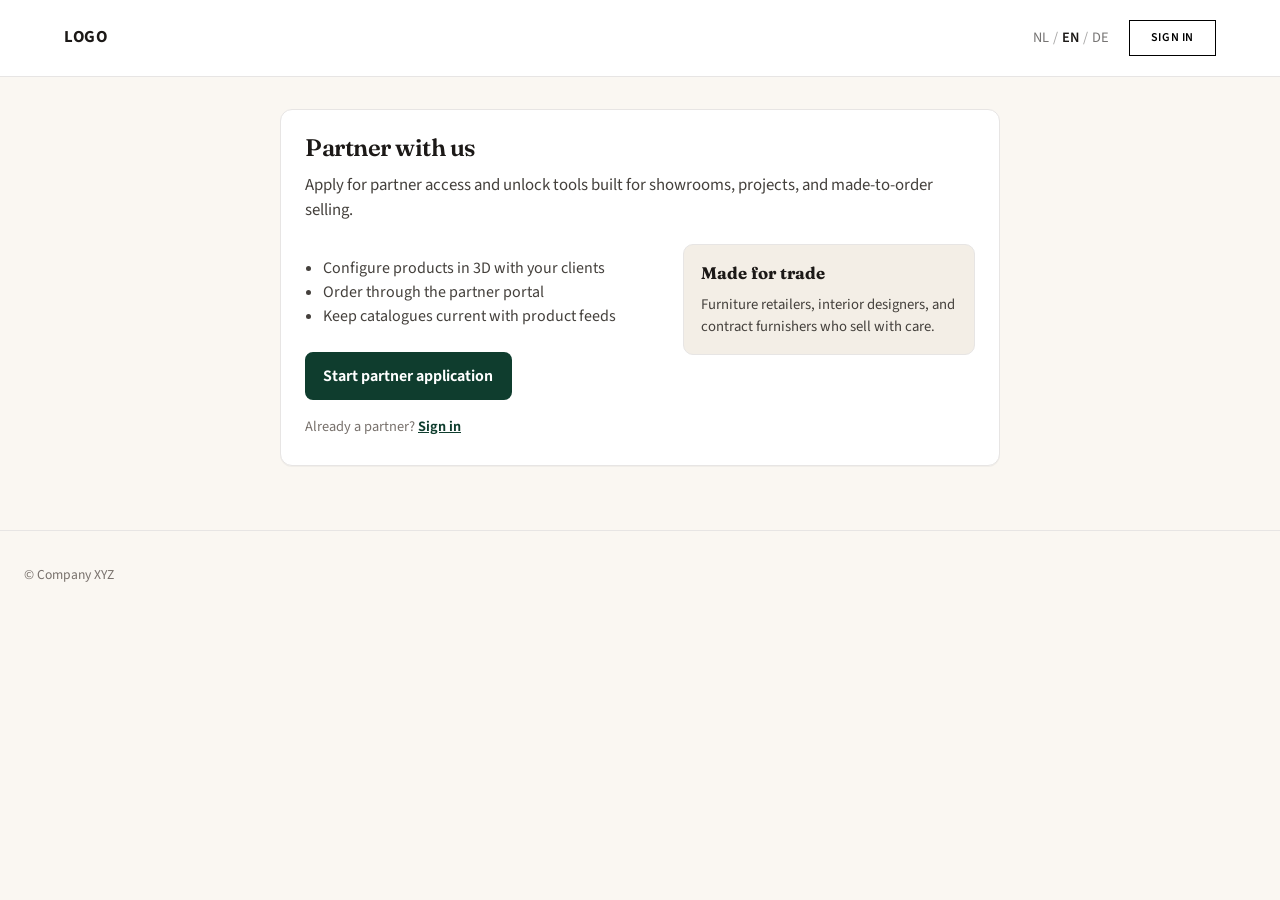
<file: index.html>
<!DOCTYPE html>
<html lang="en">
  <head>
    <meta charset="utf-8" />
    <meta name="viewport" content="width=device-width, initial-scale=1" />
    <title>Partner access — Partner with us</title>
    <link rel="preconnect" href="https://fonts.googleapis.com" />
    <link rel="preconnect" href="https://fonts.gstatic.com" crossorigin />
    <link
      href="https://fonts.googleapis.com/css2?family=Fraunces:opsz,wght@9..144,500;9..144,600&family=Source+Sans+3:wght@400;500;600;650;700&display=swap"
      rel="stylesheet"
    />
    <link rel="stylesheet" href="mockups.css" />
  </head>
  <body>
        <nav class="primary-nav primary-nav--anon" aria-label="Primary">
      <a href="index.html" class="logo-text">LOGO</a>
      <div class="nav-end">
        <div class="lang-switcher" aria-label="Language">
          <a href="#" class="lang-link">NL</a>
          <span class="lang-divider">/</span>
          <a href="#" class="lang-link lang-link--active">EN</a>
          <span class="lang-divider">/</span>
          <a href="#" class="lang-link">DE</a>
        </div>
        <a class="nav-cta" href="#">Sign in</a>
      </div>
    </nav>

    <main class="page">
      <section class="panel">
        <h1>Partner with us</h1>
        <p class="lede" style="margin-top: 0.5rem">
          Apply for partner access and unlock tools built for showrooms,
          projects, and made-to-order selling.
        </p>

        <div class="split-intro" style="margin-top: 1.25rem">
          <div>
            <ul class="benefit-list">
              <li>Configure products in 3D with your clients</li>
              <li>Order through the partner portal</li>
              <li>Keep catalogues current with product feeds</li>
            </ul>
            <div class="actions">
              <a class="btn btn-primary" href="01-contact.html"
                >Start partner application</a
              >
            </div>
            <p class="gateway-signin">
              Already a partner?
              <a href="#">Sign in</a>
            </p>
          </div>
          <aside class="aside-card">
            <h3>Made for trade</h3>
            <p>
              Furniture retailers, interior designers, and contract furnishers
              who sell with care.
            </p>
          </aside>
        </div>
      </section>
    </main>

        <footer class="site-footer">
      <p>© Company XYZ</p>
    </footer>
    <script src="mockups-nav.js"></script>
  </body>
</html>
</file>
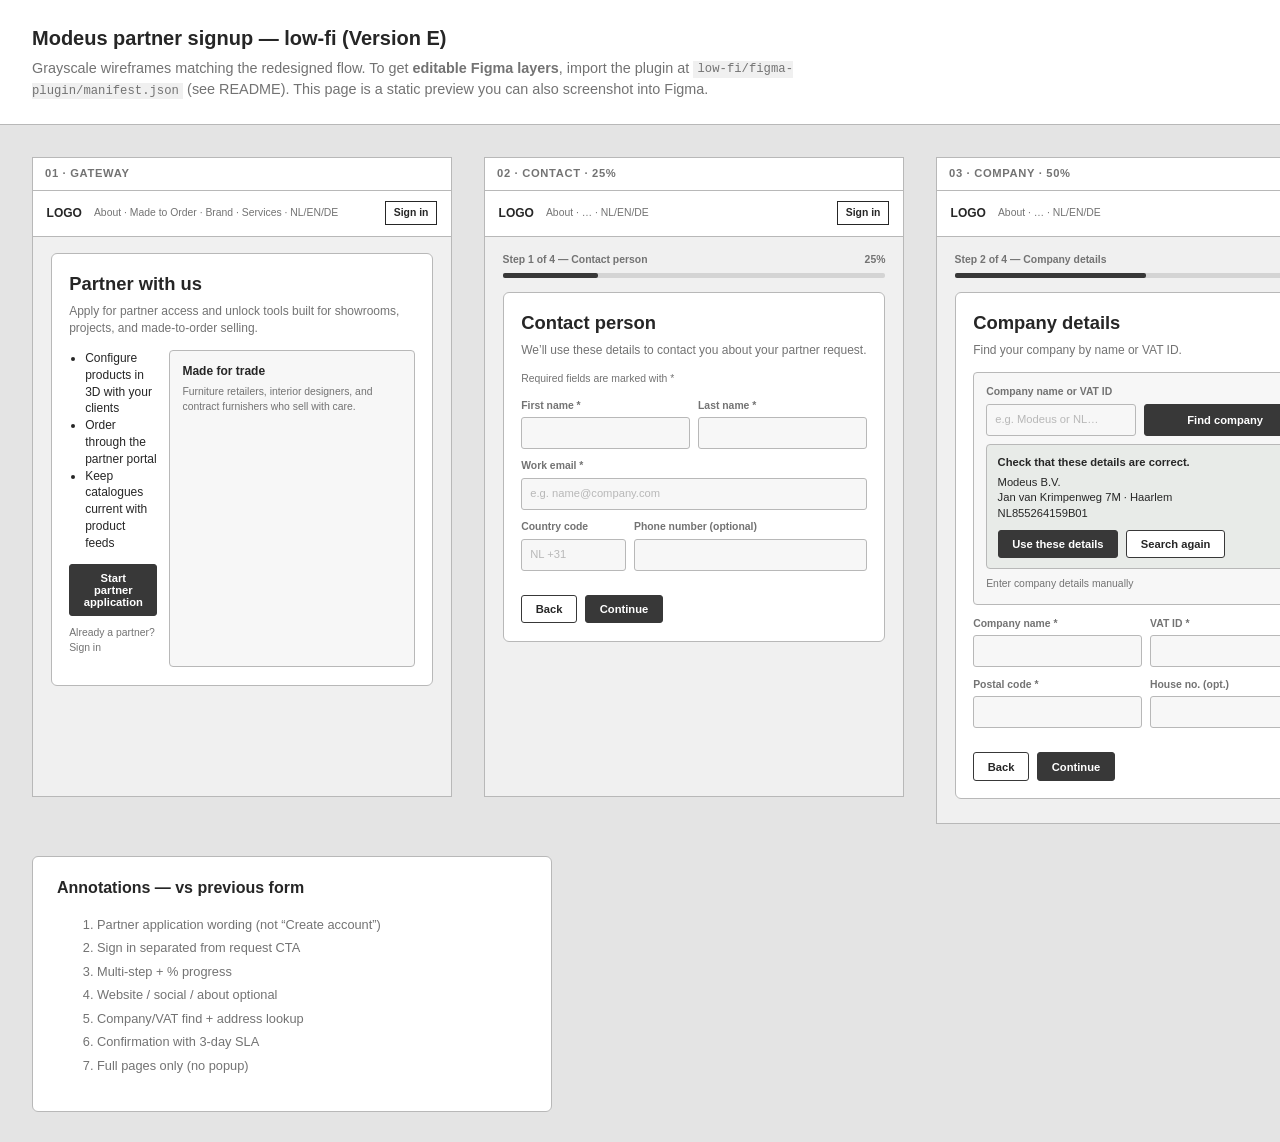
<file: low-fi/index.html>
<!DOCTYPE html>
<html lang="en">
<head>
  <meta charset="utf-8" />
  <meta name="viewport" content="width=device-width, initial-scale=1" />
  <title>Modeus signup — low-fi wireframes</title>
  <style>
    :root {
      --ink: #262626;
      --muted: #737373;
      --line: #b8b8b8;
      --page: #f0f0f0;
      --card: #fff;
      --field: #f7f7f7;
      --fill: #383838;
    }
    * { box-sizing: border-box; }
    body {
      margin: 0;
      font-family: Inter, "Helvetica Neue", Arial, sans-serif;
      background: #e4e4e4;
      color: var(--ink);
      line-height: 1.4;
    }
    .board-header {
      padding: 1.5rem 2rem;
      background: #fff;
      border-bottom: 1px solid var(--line);
    }
    .board-header h1 { margin: 0 0 0.35rem; font-size: 1.25rem; }
    .board-header p { margin: 0; color: var(--muted); font-size: 0.9rem; max-width: 48rem; }
    .board-header code { font-size: 0.85em; background: var(--page); padding: 0.1em 0.35em; }
    .strip {
      display: flex;
      gap: 2rem;
      padding: 2rem;
      overflow-x: auto;
      align-items: flex-start;
    }
    .screen {
      flex: 0 0 420px;
      background: var(--page);
      border: 1px solid var(--line);
      min-height: 640px;
    }
    .screen-label {
      font-size: 0.7rem;
      font-weight: 600;
      letter-spacing: 0.06em;
      text-transform: uppercase;
      color: var(--muted);
      padding: 0.5rem 0.75rem;
      background: #fff;
      border-bottom: 1px solid var(--line);
    }
    .nav {
      display: flex;
      align-items: center;
      gap: 0.75rem;
      padding: 0.65rem 0.85rem;
      background: #fff;
      border-bottom: 1px solid var(--line);
      font-size: 0.65rem;
      color: var(--muted);
    }
    .nav .logo { font-weight: 700; color: var(--ink); font-size: 0.75rem; }
    .nav .grow { flex: 1; }
    .nav .signin {
      border: 1.5px solid var(--ink);
      padding: 0.25rem 0.5rem;
      color: var(--ink);
      font-weight: 600;
    }
    .body { padding: 1rem 1.1rem 1.5rem; }
    .progress { margin-bottom: 0.85rem; }
    .progress-meta {
      display: flex;
      justify-content: space-between;
      font-size: 0.65rem;
      color: var(--muted);
      font-weight: 600;
      margin-bottom: 0.35rem;
    }
    .track { height: 5px; background: #d4d4d4; border-radius: 2px; }
    .track > i { display: block; height: 100%; background: var(--fill); border-radius: 2px; }
    .panel {
      background: var(--card);
      border: 1px solid var(--line);
      border-radius: 6px;
      padding: 1.1rem;
    }
    h2 { margin: 0 0 0.35rem; font-size: 1.15rem; }
    .lede { margin: 0 0 0.85rem; font-size: 0.75rem; color: var(--muted); }
    .hint { font-size: 0.65rem; color: var(--muted); margin: 0 0 0.75rem; }
    .field { margin-bottom: 0.65rem; }
    .field label {
      display: block;
      font-size: 0.65rem;
      font-weight: 600;
      color: var(--muted);
      margin-bottom: 0.25rem;
    }
    .input {
      border: 1px solid var(--line);
      background: var(--field);
      height: 2rem;
      border-radius: 3px;
      padding: 0 0.5rem;
      font-size: 0.7rem;
      color: var(--line);
      display: flex;
      align-items: center;
    }
    .row { display: flex; gap: 0.5rem; }
    .row > * { flex: 1; }
    .btn {
      display: inline-flex;
      align-items: center;
      justify-content: center;
      padding: 0.45rem 0.85rem;
      font-size: 0.7rem;
      font-weight: 600;
      border-radius: 3px;
      border: 1.5px solid var(--fill);
      background: #fff;
      color: var(--ink);
    }
    .btn.primary { background: var(--fill); color: #fff; }
    .actions { display: flex; gap: 0.5rem; margin-top: 0.85rem; }
    .aside {
      background: var(--field);
      border: 1px solid var(--line);
      border-radius: 4px;
      padding: 0.75rem;
      font-size: 0.7rem;
    }
    .aside h3 { margin: 0 0 0.35rem; font-size: 0.75rem; }
    .aside p { margin: 0; color: var(--muted); font-size: 0.65rem; }
    .split { display: flex; gap: 0.75rem; }
    .split > :first-child { flex: 1; }
    ul.benefits { margin: 0 0 0.75rem; padding-left: 1rem; font-size: 0.75rem; }
    .finder {
      background: var(--field);
      border: 1px solid var(--line);
      border-radius: 4px;
      padding: 0.75rem;
      margin-bottom: 0.75rem;
    }
    .confirm {
      background: #e8ebe8;
      border: 1px solid var(--line);
      border-radius: 4px;
      padding: 0.65rem;
      margin-top: 0.5rem;
      font-size: 0.7rem;
    }
    .confirm strong { display: block; margin-bottom: 0.25rem; }
    .callout {
      background: #e8ebe8;
      border: 1px solid var(--line);
      border-radius: 4px;
      padding: 0.55rem 0.65rem;
      font-size: 0.7rem;
      font-weight: 600;
      margin-bottom: 0.75rem;
    }
    ol.roadmap { margin: 0 0 0.85rem; padding-left: 1.1rem; font-size: 0.75rem; }
    .terms { display: flex; gap: 0.4rem; align-items: center; font-size: 0.7rem; margin: 0.5rem 0; }
    .check { width: 14px; height: 14px; border: 1.5px solid var(--line); border-radius: 2px; background: #fff; flex: 0 0 auto; }
    .notes {
      margin: 0 2rem 2rem;
      background: #fff;
      border: 1px solid var(--line);
      border-radius: 6px;
      padding: 1.25rem 1.5rem;
      max-width: 520px;
    }
    .notes h2 { font-size: 1rem; margin: 0 0 0.65rem; }
    .notes li { font-size: 0.8rem; color: var(--muted); margin-bottom: 0.35rem; }
  </style>
</head>
<body>
  <div class="board-header">
    <h1>Modeus partner signup — low-fi (Version E)</h1>
    <p>
      Grayscale wireframes matching the redesigned flow. To get <strong>editable Figma layers</strong>,
      import the plugin at <code>low-fi/figma-plugin/manifest.json</code> (see README).
      This page is a static preview you can also screenshot into Figma.
    </p>
  </div>

  <div class="strip">
    <!-- 01 Gateway -->
    <article class="screen">
      <div class="screen-label">01 · Gateway</div>
      <div class="nav">
        <span class="logo">LOGO</span>
        <span class="grow">About · Made to Order · Brand · Services · NL/EN/DE</span>
        <span class="signin">Sign in</span>
      </div>
      <div class="body">
        <div class="panel">
          <h2>Partner with us</h2>
          <p class="lede">Apply for partner access and unlock tools built for showrooms, projects, and made-to-order selling.</p>
          <div class="split" style="margin-top:0.75rem">
            <div>
              <ul class="benefits">
                <li>Configure products in 3D with your clients</li>
                <li>Order through the partner portal</li>
                <li>Keep catalogues current with product feeds</li>
              </ul>
              <button class="btn primary" type="button">Start partner application</button>
              <p class="hint" style="margin-top:0.65rem">Already a partner? Sign in</p>
            </div>
            <aside class="aside">
              <h3>Made for trade</h3>
              <p>Furniture retailers, interior designers, and contract furnishers who sell with care.</p>
            </aside>
          </div>
        </div>
      </div>
    </article>

    <!-- 02 Contact -->
    <article class="screen">
      <div class="screen-label">02 · Contact · 25%</div>
      <div class="nav">
        <span class="logo">LOGO</span>
        <span class="grow">About · … · NL/EN/DE</span>
        <span class="signin">Sign in</span>
      </div>
      <div class="body">
        <div class="progress">
          <div class="progress-meta"><span>Step 1 of 4 — Contact person</span><span>25%</span></div>
          <div class="track"><i style="width:25%"></i></div>
        </div>
        <div class="panel">
          <h2>Contact person</h2>
          <p class="lede">We’ll use these details to contact you about your partner request.</p>
          <p class="hint">Required fields are marked with *</p>
          <div class="row">
            <div class="field"><label>First name *</label><div class="input"></div></div>
            <div class="field"><label>Last name *</label><div class="input"></div></div>
          </div>
          <div class="field"><label>Work email *</label><div class="input">e.g. name@company.com</div></div>
          <div class="row">
            <div class="field" style="flex:0.45"><label>Country code</label><div class="input">NL +31</div></div>
            <div class="field"><label>Phone number (optional)</label><div class="input"></div></div>
          </div>
          <div class="actions">
            <button class="btn" type="button">Back</button>
            <button class="btn primary" type="button">Continue</button>
          </div>
        </div>
      </div>
    </article>

    <!-- 03 Company -->
    <article class="screen">
      <div class="screen-label">03 · Company · 50%</div>
      <div class="nav">
        <span class="logo">LOGO</span>
        <span class="grow">About · … · NL/EN/DE</span>
        <span class="signin">Sign in</span>
      </div>
      <div class="body">
        <div class="progress">
          <div class="progress-meta"><span>Step 2 of 4 — Company details</span><span>50%</span></div>
          <div class="track"><i style="width:50%"></i></div>
        </div>
        <div class="panel">
          <h2>Company details</h2>
          <p class="lede">Find your company by name or VAT ID.</p>
          <div class="finder">
            <div class="field" style="margin:0">
              <label>Company name or VAT ID</label>
              <div class="row">
                <div class="input" style="flex:1">e.g. Modeus or NL…</div>
                <button class="btn primary" type="button">Find company</button>
              </div>
            </div>
            <div class="confirm">
              <strong>Check that these details are correct.</strong>
              Modeus B.V.<br />
              Jan van Krimpenweg 7M · Haarlem<br />
              NL855264159B01
              <div class="actions" style="margin-top:0.5rem">
                <button class="btn primary" type="button">Use these details</button>
                <button class="btn" type="button">Search again</button>
              </div>
            </div>
            <p class="hint" style="margin:0.5rem 0 0">Enter company details manually</p>
          </div>
          <div class="row">
            <div class="field"><label>Company name *</label><div class="input"></div></div>
            <div class="field"><label>VAT ID *</label><div class="input"></div></div>
          </div>
          <div class="row">
            <div class="field"><label>Postal code *</label><div class="input"></div></div>
            <div class="field"><label>House no. (opt.)</label><div class="input"></div></div>
          </div>
          <div class="actions">
            <button class="btn" type="button">Back</button>
            <button class="btn primary" type="button">Continue</button>
          </div>
        </div>
      </div>
    </article>

    <!-- 04 About -->
    <article class="screen">
      <div class="screen-label">04 · About business · 75%</div>
      <div class="nav">
        <span class="logo">LOGO</span>
        <span class="grow">About · … · NL/EN/DE</span>
        <span class="signin">Sign in</span>
      </div>
      <div class="body">
        <div class="progress">
          <div class="progress-meta"><span>Step 3 of 4 — About your business</span><span>75%</span></div>
          <div class="track"><i style="width:75%"></i></div>
        </div>
        <div class="panel">
          <h2>About your business</h2>
          <p class="lede">Optional details can help us review your request faster.</p>
          <div class="field"><label>Company website (optional)</label><div class="input">www.yourcompany.com</div></div>
          <div class="field"><label>Social media profile (optional)</label><div class="input">Instagram / LinkedIn URL</div></div>
          <div class="field"><label>About your company (optional)</label><div class="input" style="height:3.5rem;align-items:flex-start;padding-top:0.4rem">Brief description…</div></div>
          <div class="terms"><span class="check"></span> I agree to the terms and conditions of Modeus B.V.</div>
          <div class="actions">
            <button class="btn" type="button">Back</button>
            <button class="btn primary" type="button">Request access</button>
          </div>
        </div>
      </div>
    </article>

    <!-- 05 Confirmation -->
    <article class="screen">
      <div class="screen-label">05 · Confirmation · 100%</div>
      <div class="nav">
        <span class="logo">LOGO</span>
        <span class="grow">About · … · NL/EN/DE</span>
        <span class="signin">Sign in</span>
      </div>
      <div class="body">
        <div class="progress">
          <div class="progress-meta"><span>Step 4 of 4 — Confirmation</span><span>100%</span></div>
          <div class="track"><i style="width:100%"></i></div>
        </div>
        <div class="panel">
          <div class="callout">Thank you — your partner application is with our team.</div>
          <h2>You’re one step closer</h2>
          <p class="lede">We’re reviewing your details so we can welcome the right partners.</p>
          <ol class="roadmap">
            <li>You’ll receive an email confirming we have your application.</li>
            <li>Our team carefully reviews every partner request.</li>
            <li>You’ll hear from us within <strong>3 business days</strong>. If approved, we’ll show you how to get started.</li>
          </ol>
          <button class="btn primary" type="button">Back to homepage</button>
        </div>
      </div>
    </article>
  </div>

  <aside class="notes">
    <h2>Annotations — vs previous form</h2>
    <ol>
      <li>Partner application wording (not “Create account”)</li>
      <li>Sign in separated from request CTA</li>
      <li>Multi-step + % progress</li>
      <li>Website / social / about optional</li>
      <li>Company/VAT find + address lookup</li>
      <li>Confirmation with 3-day SLA</li>
      <li>Full pages only (no popup)</li>
    </ol>
  </aside>
</body>
</html>
</file>
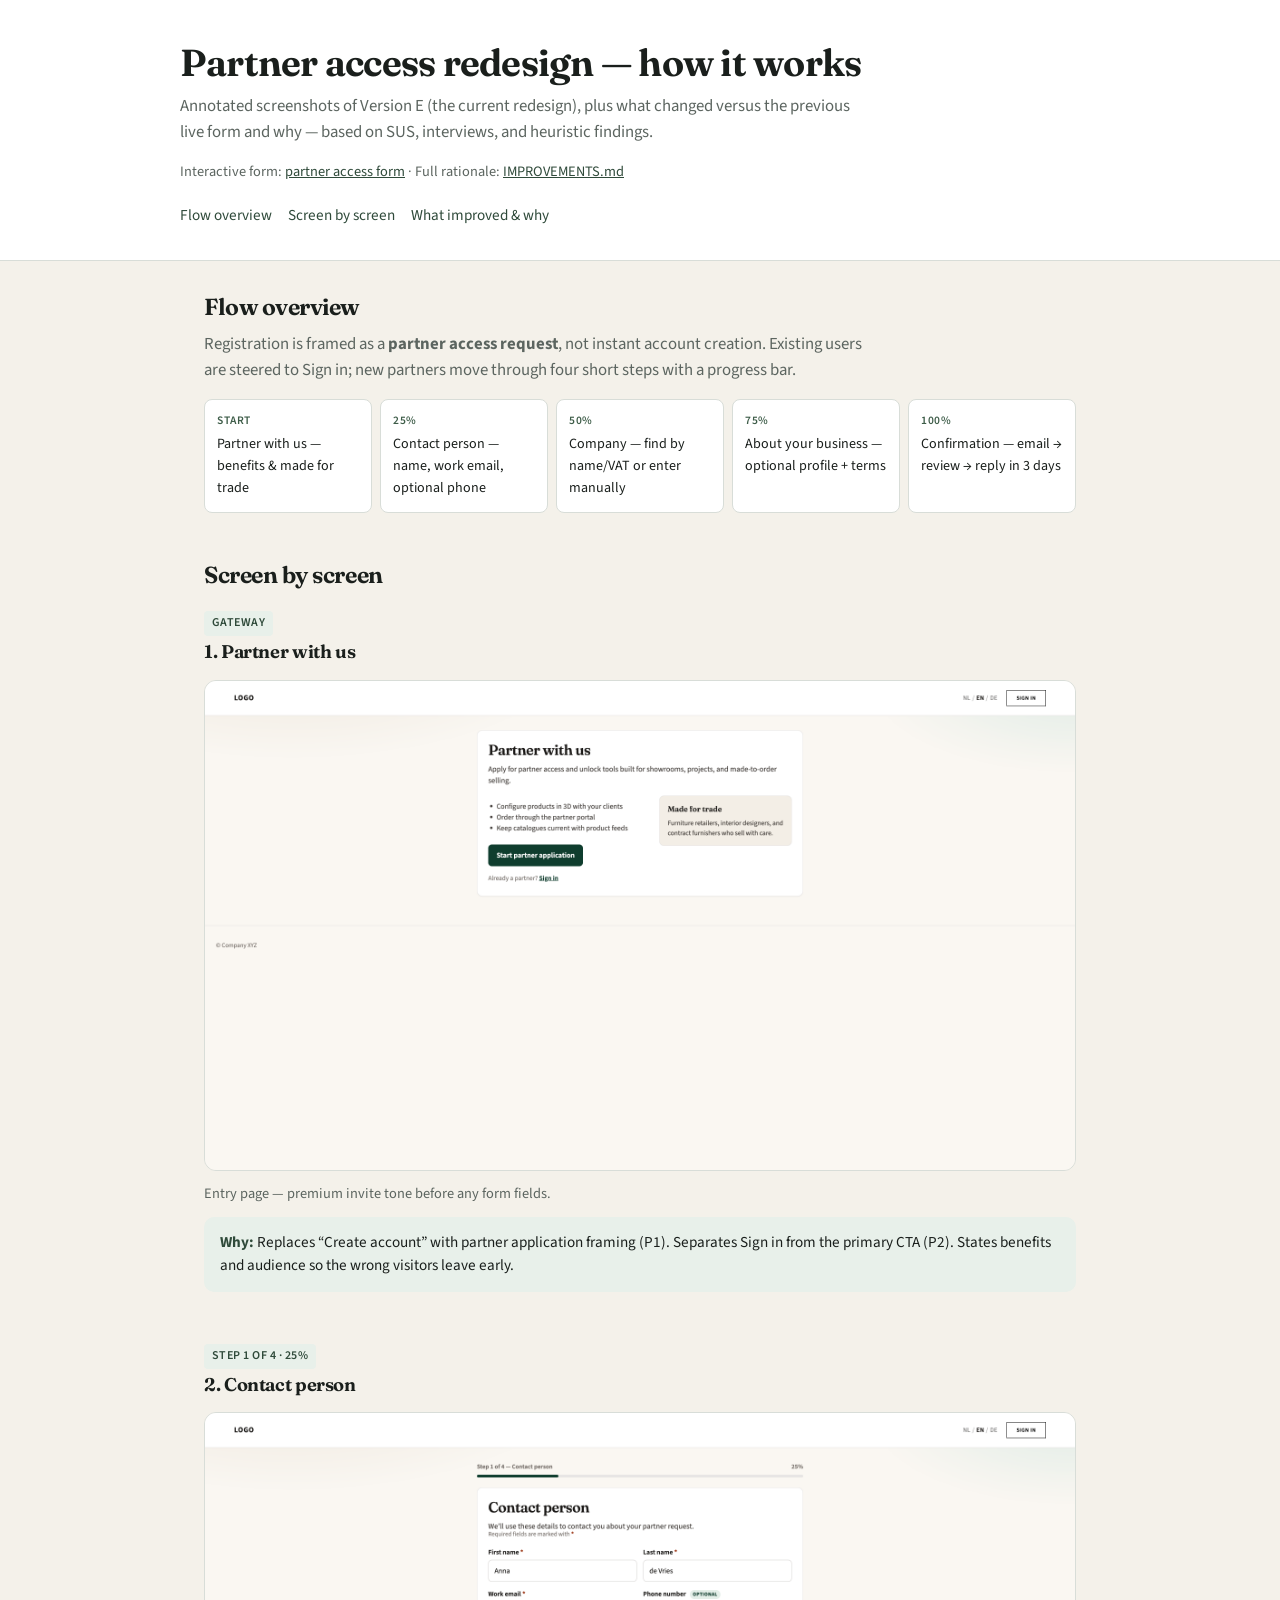
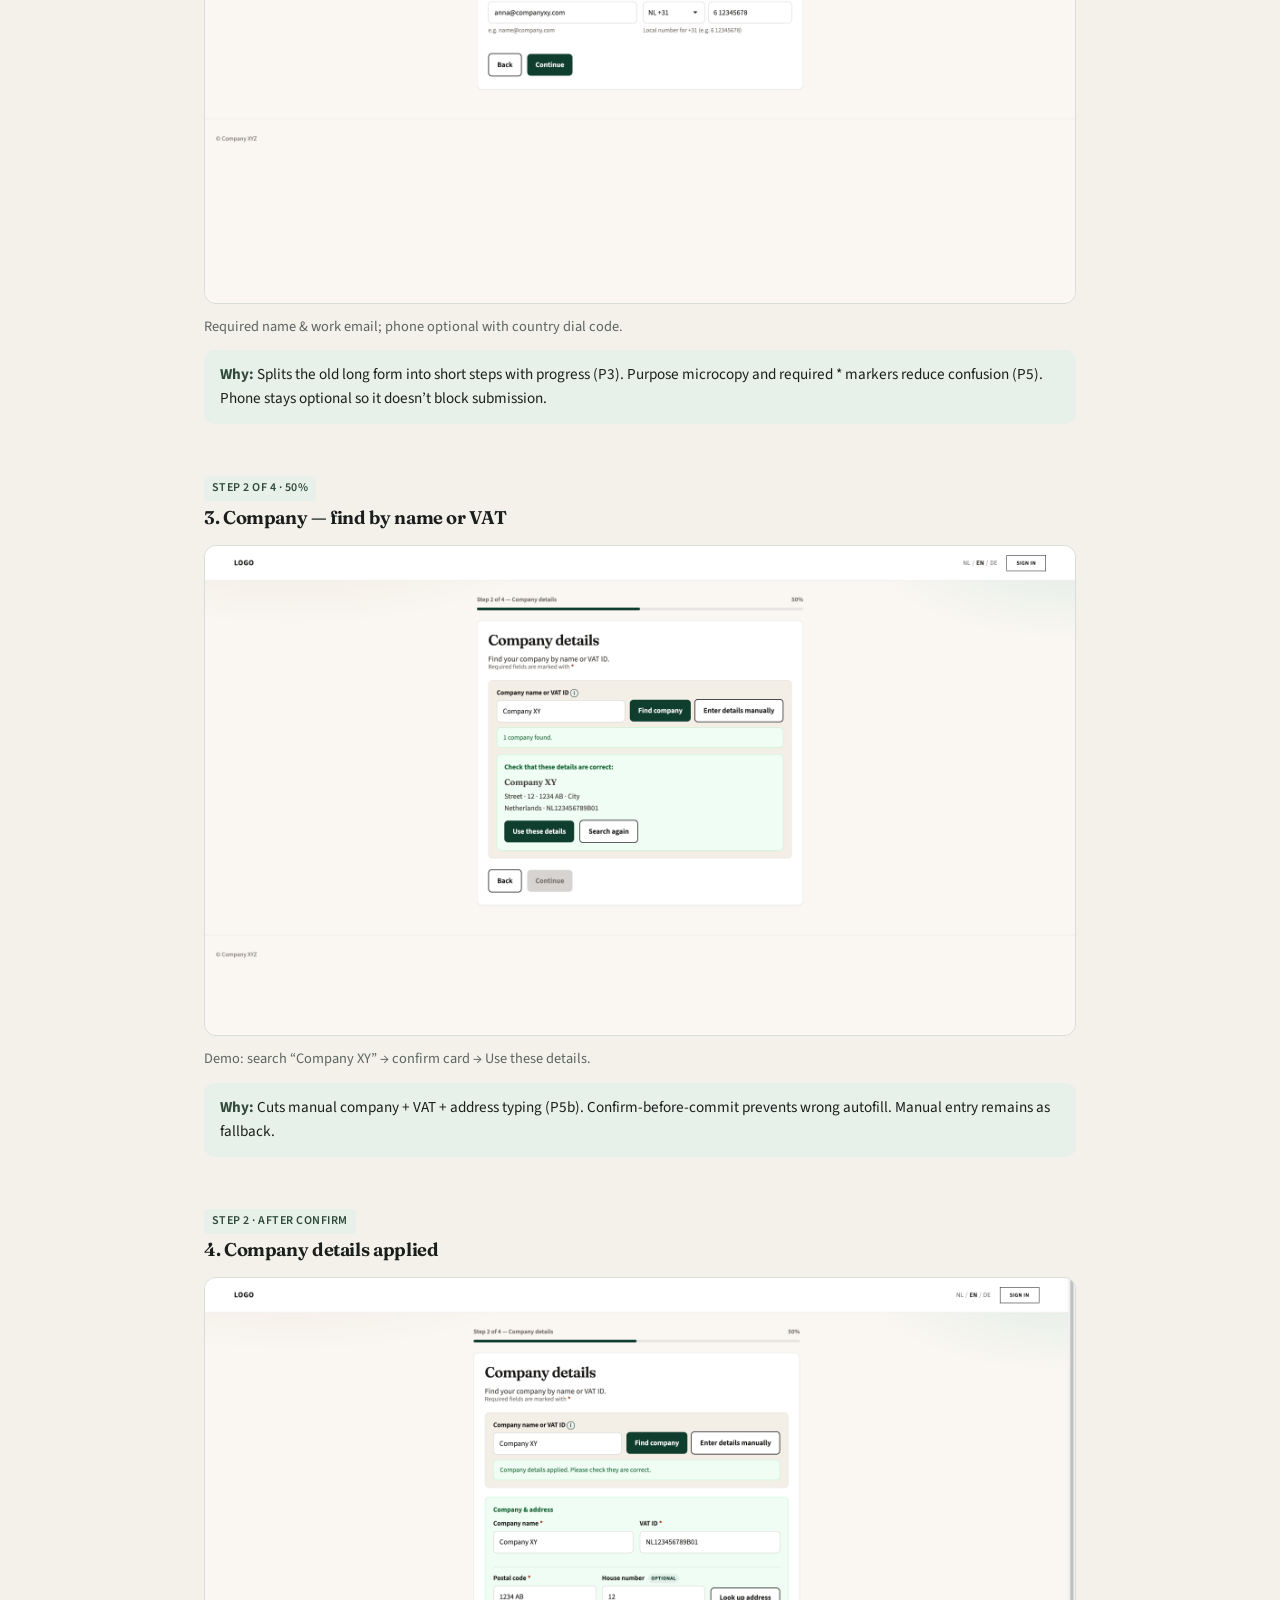
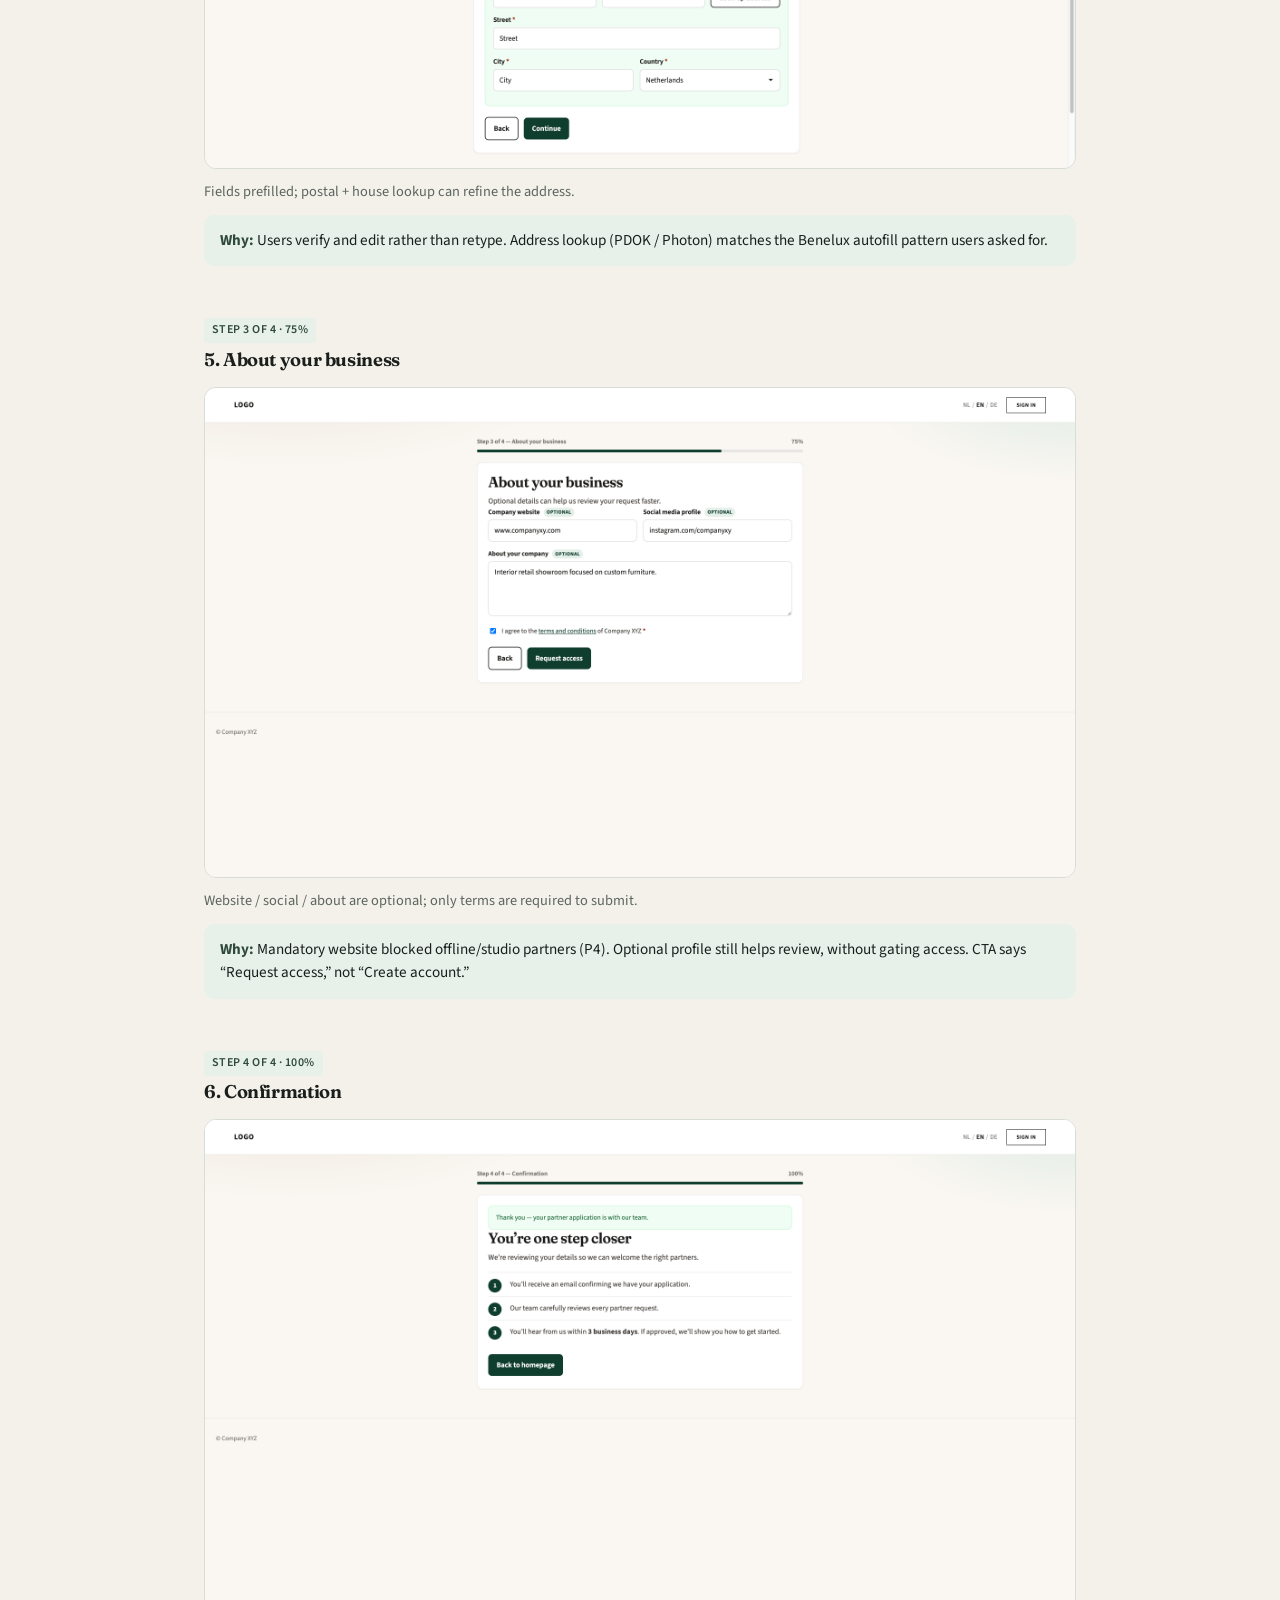
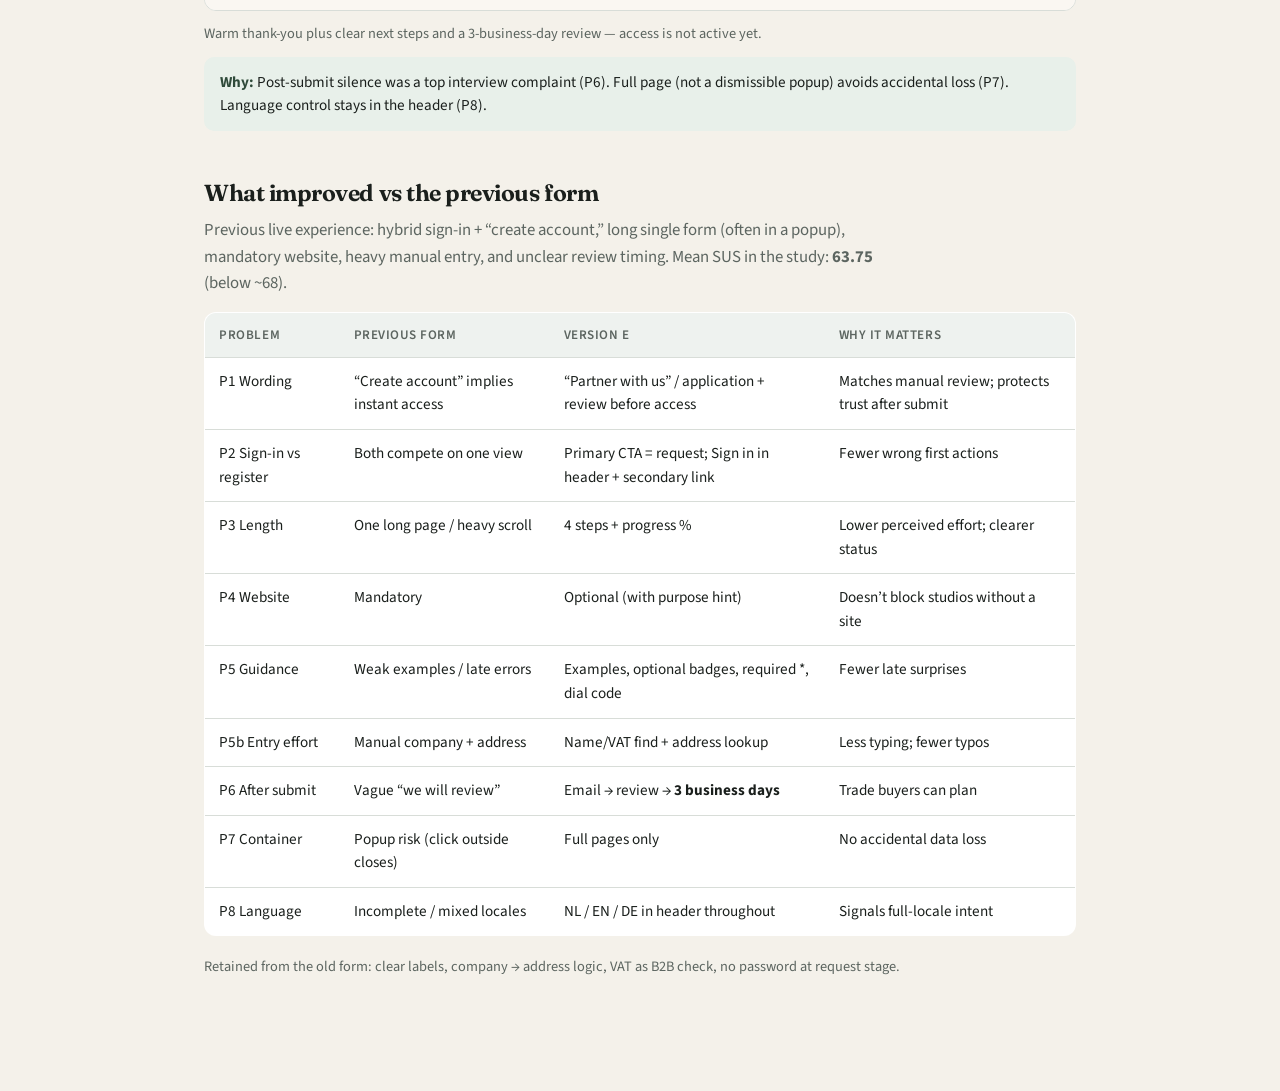
<file: screenshots/index.html>
<!DOCTYPE html>
<html lang="en">
<head>
  <meta charset="utf-8" />
  <meta name="viewport" content="width=device-width, initial-scale=1" />
  <title>Partner access — screenshots &amp; improvements</title>
  <link rel="preconnect" href="https://fonts.googleapis.com" />
  <link rel="preconnect" href="https://fonts.gstatic.com" crossorigin />
  <link href="https://fonts.googleapis.com/css2?family=Fraunces:opsz,wght@9..144,500;9..144,650&family=Source+Sans+3:wght@400;500;600&display=swap" rel="stylesheet" />
  <style>
    :root {
      --ink: #1a1f1c;
      --muted: #5c6560;
      --line: #d8ddd8;
      --paper: #f4f1ea;
      --card: #fff;
      --green: #2f4a3a;
      --green-soft: #e8f0ea;
      --accent: #3d5c48;
    }
    * { box-sizing: border-box; }
    body {
      margin: 0;
      font-family: "Source Sans 3", system-ui, sans-serif;
      color: var(--ink);
      background: var(--paper);
      line-height: 1.55;
    }
    header.hero {
      padding: 2.5rem 1.5rem 2rem;
      border-bottom: 1px solid var(--line);
      background: #fff;
    }
    .wrap { max-width: 920px; margin: 0 auto; }
    h1, h2, h3 {
      font-family: Fraunces, Georgia, serif;
      font-weight: 650;
      letter-spacing: -0.02em;
      line-height: 1.2;
    }
    h1 { font-size: clamp(1.75rem, 4vw, 2.35rem); margin: 0 0 0.5rem; }
    h2 { font-size: 1.45rem; margin: 0 0 0.65rem; }
    h3 { font-size: 1.15rem; margin: 0 0 0.4rem; }
    .lede { color: var(--muted); font-size: 1.05rem; max-width: 42rem; margin: 0; }
    .meta {
      margin-top: 1rem;
      font-size: 0.9rem;
      color: var(--muted);
    }
    .meta a { color: var(--green); }
    nav.toc {
      display: flex;
      flex-wrap: wrap;
      gap: 0.5rem 1rem;
      margin-top: 1.25rem;
      font-size: 0.95rem;
    }
    nav.toc a { color: var(--green); text-decoration: none; border-bottom: 1px solid transparent; }
    nav.toc a:hover { border-bottom-color: var(--green); }
    main { padding: 2rem 1.5rem 4rem; }
    section { margin-bottom: 3rem; }
    .shot {
      background: var(--card);
      border: 1px solid var(--line);
      border-radius: 12px;
      overflow: hidden;
      margin: 1rem 0 0.75rem;
    }
    .shot img {
      display: block;
      width: 100%;
      height: auto;
    }
    .caption {
      font-size: 0.9rem;
      color: var(--muted);
      margin: 0;
    }
    .why {
      background: var(--green-soft);
      border-radius: 10px;
      padding: 0.85rem 1rem;
      margin-top: 0.75rem;
      font-size: 0.95rem;
    }
    .why strong { color: var(--green); }
    table {
      width: 100%;
      border-collapse: collapse;
      font-size: 0.95rem;
      background: var(--card);
      border: 1px solid var(--line);
      border-radius: 12px;
      overflow: hidden;
    }
    th, td {
      text-align: left;
      padding: 0.75rem 0.9rem;
      vertical-align: top;
      border-bottom: 1px solid var(--line);
    }
    th {
      background: #eef2ef;
      font-weight: 600;
      font-size: 0.82rem;
      text-transform: uppercase;
      letter-spacing: 0.04em;
      color: var(--muted);
    }
    tr:last-child td { border-bottom: none; }
    .pill {
      display: inline-block;
      font-size: 0.75rem;
      font-weight: 600;
      letter-spacing: 0.04em;
      text-transform: uppercase;
      color: var(--green);
      background: var(--green-soft);
      padding: 0.2rem 0.5rem;
      border-radius: 4px;
      margin-bottom: 0.35rem;
    }
    .flow {
      display: grid;
      grid-template-columns: repeat(auto-fit, minmax(140px, 1fr));
      gap: 0.5rem;
      margin: 1rem 0 0;
    }
    .flow div {
      background: #fff;
      border: 1px solid var(--line);
      border-radius: 8px;
      padding: 0.75rem;
      font-size: 0.88rem;
    }
    .flow span {
      display: block;
      font-size: 0.72rem;
      font-weight: 600;
      color: var(--accent);
      text-transform: uppercase;
      letter-spacing: 0.05em;
      margin-bottom: 0.25rem;
    }
  </style>
</head>
<body>
  <header class="hero">
    <div class="wrap">
      <h1>Partner access redesign — how it works</h1>
      <p class="lede">
        Annotated screenshots of Version E (the current redesign), plus what changed versus the previous live form and why — based on SUS, interviews, and heuristic findings.
      </p>
      <p class="meta">
        Interactive form: <a href="../index.html">partner access form</a>
        · Full rationale: <a href="../IMPROVEMENTS.md">IMPROVEMENTS.md</a>
      </p>
      <nav class="toc" aria-label="On this page">
        <a href="#flow">Flow overview</a>
        <a href="#screens">Screen by screen</a>
        <a href="#improvements">What improved &amp; why</a>
      </nav>
    </div>
  </header>

  <main class="wrap">
    <section id="flow">
      <h2>Flow overview</h2>
      <p class="lede" style="margin-bottom:0">
        Registration is framed as a <strong>partner access request</strong>, not instant account creation. Existing users are steered to Sign in; new partners move through four short steps with a progress bar.
      </p>
      <div class="flow">
        <div><span>Start</span> Partner with us — benefits &amp; made for trade</div>
        <div><span>25%</span> Contact person — name, work email, optional phone</div>
        <div><span>50%</span> Company — find by name/VAT or enter manually</div>
        <div><span>75%</span> About your business — optional profile + terms</div>
        <div><span>100%</span> Confirmation — email → review → reply in 3 days</div>
      </div>
    </section>

    <section id="screens">
      <h2>Screen by screen</h2>

      <article>
        <p class="pill">Gateway</p>
        <h3>1. Partner with us</h3>
        <div class="shot">
          <img src="01-gateway.png" alt="Gateway: Partner with us with benefits list and Made for trade" />
        </div>
        <p class="caption">Entry page — premium invite tone before any form fields.</p>
        <div class="why">
          <strong>Why:</strong> Replaces “Create account” with partner application framing (P1). Separates Sign in from the primary CTA (P2). States benefits and audience so the wrong visitors leave early.
        </div>
      </article>

      <article style="margin-top:2.5rem">
        <p class="pill">Step 1 of 4 · 25%</p>
        <h3>2. Contact person</h3>
        <div class="shot">
          <img src="02-contact.png" alt="Contact person step with name, email, and phone with country dial code" />
        </div>
        <p class="caption">Required name &amp; work email; phone optional with country dial code.</p>
        <div class="why">
          <strong>Why:</strong> Splits the old long form into short steps with progress (P3). Purpose microcopy and required * markers reduce confusion (P5). Phone stays optional so it doesn’t block submission.
        </div>
      </article>

      <article style="margin-top:2.5rem">
        <p class="pill">Step 2 of 4 · 50%</p>
        <h3>3. Company — find by name or VAT</h3>
        <div class="shot">
          <img src="03-company-search.png" alt="Company search result for Company XY with Use these details" />
        </div>
        <p class="caption">Demo: search “Company XY” → confirm card → Use these details.</p>
        <div class="why">
          <strong>Why:</strong> Cuts manual company + VAT + address typing (P5b). Confirm-before-commit prevents wrong autofill. Manual entry remains as fallback.
        </div>
      </article>

      <article style="margin-top:2.5rem">
        <p class="pill">Step 2 · after confirm</p>
        <h3>4. Company details applied</h3>
        <div class="shot">
          <img src="04-company-filled.png" alt="Company and address fields filled after selecting Company XY" />
        </div>
        <p class="caption">Fields prefilled; postal + house lookup can refine the address.</p>
        <div class="why">
          <strong>Why:</strong> Users verify and edit rather than retype. Address lookup (PDOK / Photon) matches the Benelux autofill pattern users asked for.
        </div>
      </article>

      <article style="margin-top:2.5rem">
        <p class="pill">Step 3 of 4 · 75%</p>
        <h3>5. About your business</h3>
        <div class="shot">
          <img src="05-about-business.png" alt="Optional website, social, about company, and terms with Request access button" />
        </div>
        <p class="caption">Website / social / about are optional; only terms are required to submit.</p>
        <div class="why">
          <strong>Why:</strong> Mandatory website blocked offline/studio partners (P4). Optional profile still helps review, without gating access. CTA says “Request access,” not “Create account.”
        </div>
      </article>

      <article style="margin-top:2.5rem">
        <p class="pill">Step 4 of 4 · 100%</p>
        <h3>6. Confirmation</h3>
        <div class="shot">
          <img src="06-confirmation.png" alt="Confirmation: you’re one step closer, review within 3 business days" />
        </div>
        <p class="caption">Warm thank-you plus clear next steps and a 3-business-day review — access is not active yet.</p>
        <div class="why">
          <strong>Why:</strong> Post-submit silence was a top interview complaint (P6). Full page (not a dismissible popup) avoids accidental loss (P7). Language control stays in the header (P8).
        </div>
      </article>
    </section>

    <section id="improvements">
      <h2>What improved vs the previous form</h2>
      <p class="lede" style="margin-bottom:1rem">
        Previous live experience: hybrid sign-in + “create account,” long single form (often in a popup), mandatory website, heavy manual entry, and unclear review timing. Mean SUS in the study: <strong>63.75</strong> (below ~68).
      </p>
      <table>
        <thead>
          <tr>
            <th>Problem</th>
            <th>Previous form</th>
            <th>Version E</th>
            <th>Why it matters</th>
          </tr>
        </thead>
        <tbody>
          <tr>
            <td>P1 Wording</td>
            <td>“Create account” implies instant access</td>
            <td>“Partner with us” / application + review before access</td>
            <td>Matches manual review; protects trust after submit</td>
          </tr>
          <tr>
            <td>P2 Sign-in vs register</td>
            <td>Both compete on one view</td>
            <td>Primary CTA = request; Sign in in header + secondary link</td>
            <td>Fewer wrong first actions</td>
          </tr>
          <tr>
            <td>P3 Length</td>
            <td>One long page / heavy scroll</td>
            <td>4 steps + progress %</td>
            <td>Lower perceived effort; clearer status</td>
          </tr>
          <tr>
            <td>P4 Website</td>
            <td>Mandatory</td>
            <td>Optional (with purpose hint)</td>
            <td>Doesn’t block studios without a site</td>
          </tr>
          <tr>
            <td>P5 Guidance</td>
            <td>Weak examples / late errors</td>
            <td>Examples, optional badges, required *, dial code</td>
            <td>Fewer late surprises</td>
          </tr>
          <tr>
            <td>P5b Entry effort</td>
            <td>Manual company + address</td>
            <td>Name/VAT find + address lookup</td>
            <td>Less typing; fewer typos</td>
          </tr>
          <tr>
            <td>P6 After submit</td>
            <td>Vague “we will review”</td>
            <td>Email → review → <strong>3 business days</strong></td>
            <td>Trade buyers can plan</td>
          </tr>
          <tr>
            <td>P7 Container</td>
            <td>Popup risk (click outside closes)</td>
            <td>Full pages only</td>
            <td>No accidental data loss</td>
          </tr>
          <tr>
            <td>P8 Language</td>
            <td>Incomplete / mixed locales</td>
            <td>NL / EN / DE in header throughout</td>
            <td>Signals full-locale intent</td>
          </tr>
        </tbody>
      </table>
      <p class="meta" style="margin-top:1.25rem">
        Retained from the old form: clear labels, company → address logic, VAT as B2B check, no password at request stage.
      </p>
    </section>
  </main>
</body>
</html>
</file>
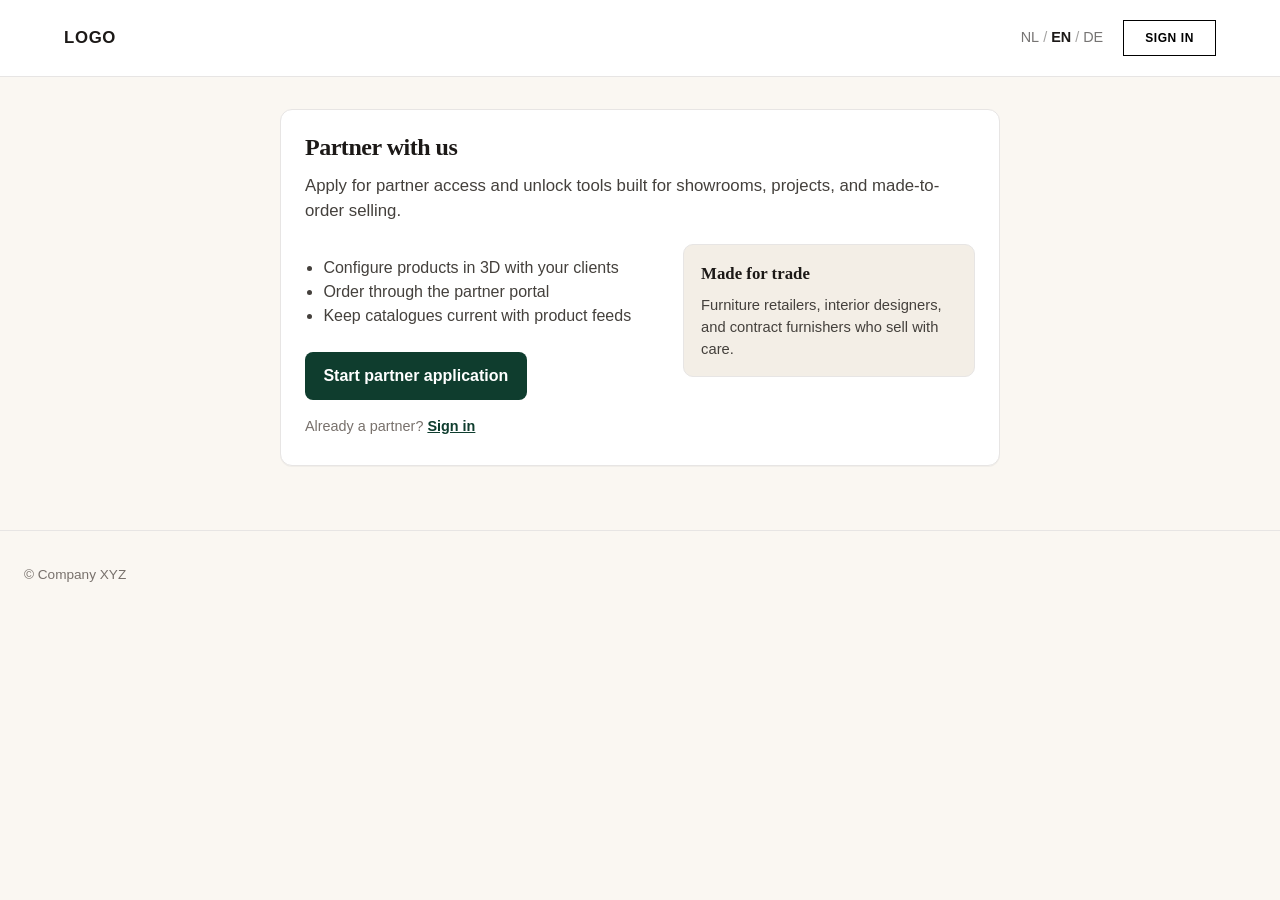
<file: version-e/index.html>
<!DOCTYPE html>
<html lang="en">
  <head>
    <meta charset="utf-8" />
    <meta http-equiv="refresh" content="0; url=../index.html" />
    <link rel="canonical" href="../index.html" />
    <title>Redirecting…</title>
  </head>
  <body>
    <p><a href="../index.html">Continue to partner access</a></p>
  </body>
</html>
</file>
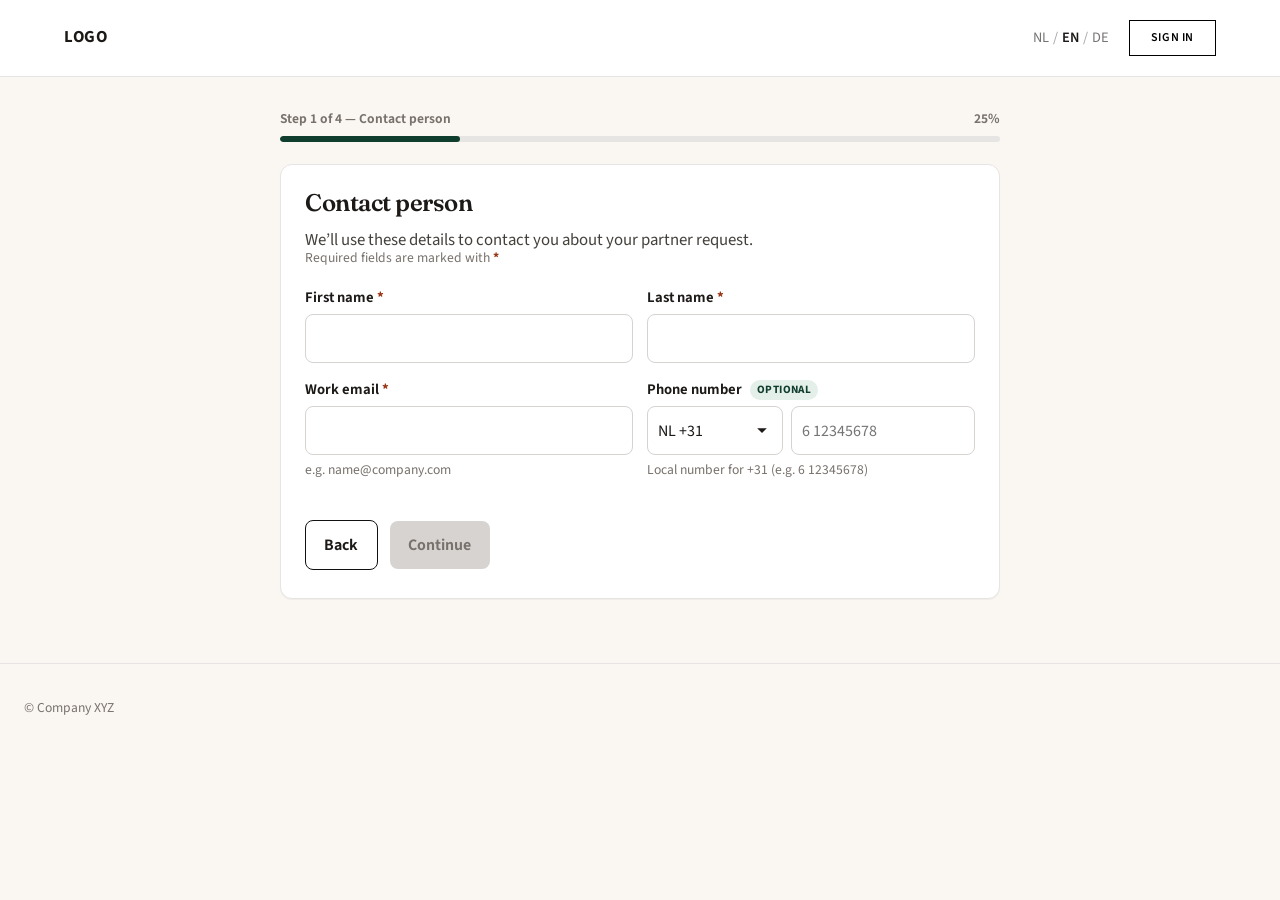
<file: 01-contact.html>
<!DOCTYPE html>
<html lang="en">
  <head>
    <meta charset="utf-8" />
    <meta name="viewport" content="width=device-width, initial-scale=1" />
    <title>Partner access — Contact person</title>
    <link rel="preconnect" href="https://fonts.googleapis.com" />
    <link rel="preconnect" href="https://fonts.gstatic.com" crossorigin />
    <link
      href="https://fonts.googleapis.com/css2?family=Fraunces:opsz,wght@9..144,500;9..144,600&family=Source+Sans+3:wght@400;500;600;650;700&display=swap"
      rel="stylesheet"
    />
    <link rel="stylesheet" href="mockups.css" />
  </head>
  <body data-flow-step="contact">
        <nav class="primary-nav primary-nav--anon" aria-label="Primary">
      <a href="index.html" class="logo-text">LOGO</a>
      <div class="nav-end">
        <div class="lang-switcher" aria-label="Language">
          <a href="#" class="lang-link">NL</a>
          <span class="lang-divider">/</span>
          <a href="#" class="lang-link lang-link--active">EN</a>
          <span class="lang-divider">/</span>
          <a href="#" class="lang-link">DE</a>
        </div>
        <a class="nav-cta" href="#">Sign in</a>
      </div>
    </nav>

    <main class="page">
      <div class="progress-pct" aria-label="Progress 25 percent">
        <div class="progress-pct-meta">
          <span>Step 1 of 4 — Contact person</span>
          <span>25%</span>
        </div>
        <div class="progress-pct-track">
          <div class="progress-pct-fill" style="width: 25%"></div>
        </div>
      </div>

      <section class="panel">
        <h1>Contact person</h1>
        <p class="lede">
          We’ll use these details to contact you about your partner request.
        </p>
        <p class="hint section-req-note">
          Required fields are marked with <span class="req">*</span>
        </p>

        <form action="02-company.html" method="get" autocomplete="on">
          <div class="row-2">
            <div class="field">
              <label for="first"
                >First name <span class="req" aria-hidden="true">*</span></label
              >
              <input
                id="first"
                name="fname"
                autocomplete="given-name"
                required
                aria-required="true"
              />
            </div>
            <div class="field">
              <label for="last"
                >Last name <span class="req" aria-hidden="true">*</span></label
              >
              <input
                id="last"
                name="lname"
                autocomplete="family-name"
                required
                aria-required="true"
              />
            </div>
          </div>
          <div class="row-2">
            <div class="field">
              <label for="email"
              >Work email
              <span class="req" aria-hidden="true">*</span></label
            >
              <input
                id="email"
                name="email"
                type="email"
                autocomplete="email"
                required
                aria-required="true"
              />
              <p class="hint">e.g. name@company.com</p>
              <p id="email-error" class="field-error" hidden>
                Please use a valid work email (e.g. name@company.com).
              </p>
            </div>
            <div class="field">
              <label for="phone"
                >Phone number
                <span class="optional-tag">Optional</span></label
              >
              <div class="phone-row">
                <select
                  id="phone-country"
                  name="phone_country"
                  aria-label="Phone country code"
                >
                  <option value="NL" data-dial="31" selected>NL +31</option>
                  <option value="BE" data-dial="32">BE +32</option>
                  <option value="LU" data-dial="352">LU +352</option>
                  <option value="DE" data-dial="49">DE +49</option>
                  <option value="FR" data-dial="33">FR +33</option>
                  <option value="AT" data-dial="43">AT +43</option>
                  <option value="IT" data-dial="39">IT +39</option>
                  <option value="ES" data-dial="34">ES +34</option>
                  <option value="PT" data-dial="351">PT +351</option>
                  <option value="IE" data-dial="353">IE +353</option>
                  <option value="DK" data-dial="45">DK +45</option>
                  <option value="SE" data-dial="46">SE +46</option>
                  <option value="FI" data-dial="358">FI +358</option>
                  <option value="PL" data-dial="48">PL +48</option>
                  <option value="CZ" data-dial="420">CZ +420</option>
                  <option value="SK" data-dial="421">SK +421</option>
                  <option value="SI" data-dial="386">SI +386</option>
                  <option value="HR" data-dial="385">HR +385</option>
                  <option value="HU" data-dial="36">HU +36</option>
                  <option value="RO" data-dial="40">RO +40</option>
                  <option value="BG" data-dial="359">BG +359</option>
                  <option value="GR" data-dial="30">GR +30</option>
                  <option value="EE" data-dial="372">EE +372</option>
                  <option value="LV" data-dial="371">LV +371</option>
                  <option value="LT" data-dial="370">LT +370</option>
                  <option value="MT" data-dial="356">MT +356</option>
                  <option value="CY" data-dial="357">CY +357</option>
                </select>
                <input
                  id="phone"
                  name="phone"
                  type="tel"
                  autocomplete="tel-national"
                  inputmode="tel"
                  placeholder="6 12345678"
                />
              </div>
              <p id="phone-hint" class="hint">
                Include your local number without the country code.
              </p>
              <p id="phone-error" class="field-error" hidden>
                Please check the phone number for the selected country.
              </p>
            </div>
          </div>

          <div class="actions">
            <a class="btn btn-secondary" href="index.html">Back</a>
            <a
              class="btn btn-primary is-disabled can-nudge"
              id="continue-btn"
              href="02-company.html"
              aria-disabled="true"
              >Continue</a
            >
            <p id="form-gate-hint" class="form-gate-hint" hidden></p>
          </div>
        </form>
      </section>
    </main>

        <footer class="site-footer">
      <p>© Company XYZ</p>
    </footer>
    <script src="mockups-nav.js"></script>
    <script src="flow.js"></script>
  </body>
</html>
</file>
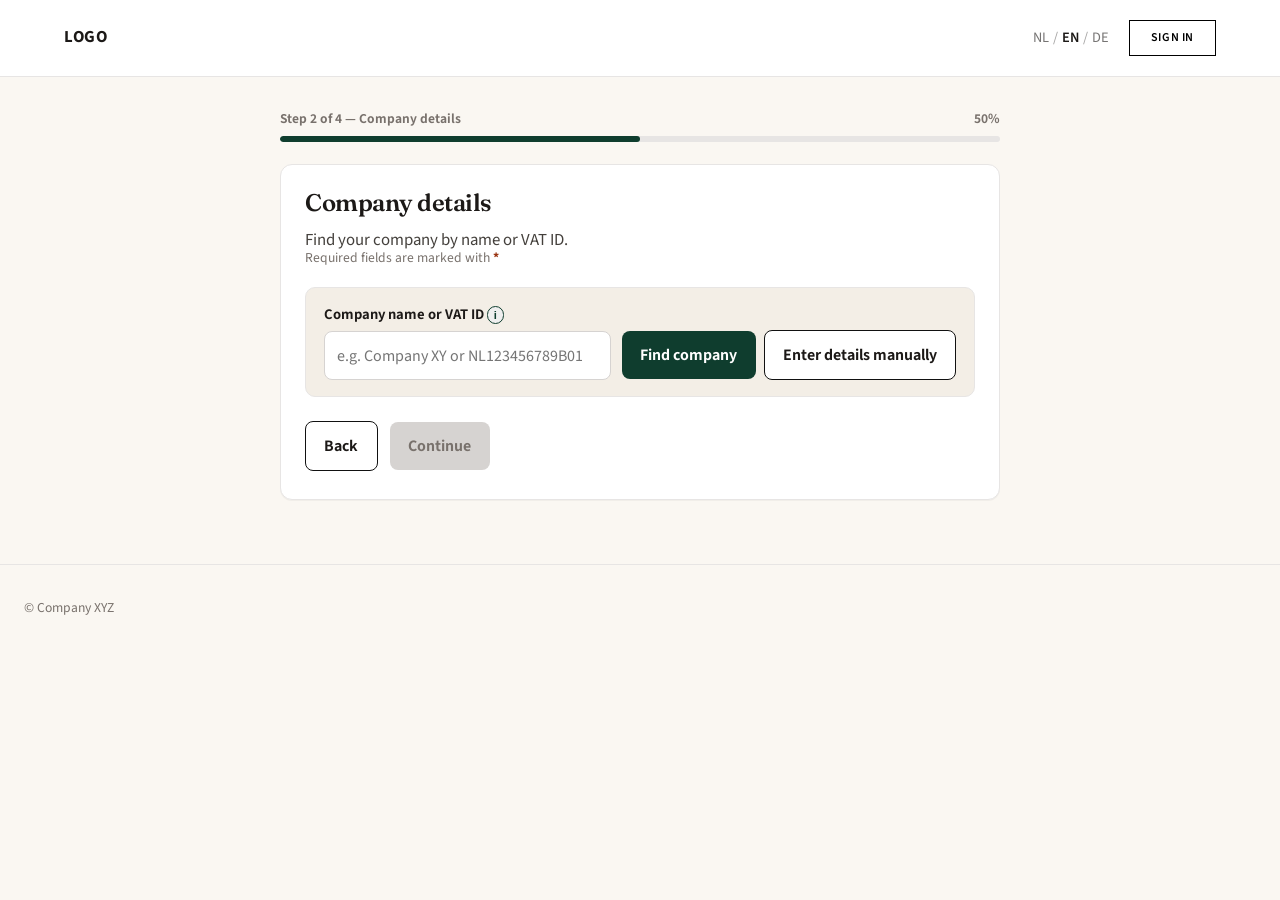
<file: 02-company.html>
<!DOCTYPE html>
<html lang="en">
  <head>
    <meta charset="utf-8" />
    <meta name="viewport" content="width=device-width, initial-scale=1" />
    <title>Partner access — Company details</title>
    <link rel="preconnect" href="https://fonts.googleapis.com" />
    <link rel="preconnect" href="https://fonts.gstatic.com" crossorigin />
    <link
      href="https://fonts.googleapis.com/css2?family=Fraunces:opsz,wght@9..144,500;9..144,600&family=Source+Sans+3:wght@400;500;600;650;700&display=swap"
      rel="stylesheet"
    />
    <link rel="stylesheet" href="mockups.css" />
  </head>
  <body data-flow-step="company">
        <nav class="primary-nav primary-nav--anon" aria-label="Primary">
      <a href="index.html" class="logo-text">LOGO</a>
      <div class="nav-end">
        <div class="lang-switcher" aria-label="Language">
          <a href="#" class="lang-link">NL</a>
          <span class="lang-divider">/</span>
          <a href="#" class="lang-link lang-link--active">EN</a>
          <span class="lang-divider">/</span>
          <a href="#" class="lang-link">DE</a>
        </div>
        <a class="nav-cta" href="#">Sign in</a>
      </div>
    </nav>

    <main class="page">
      <div class="progress-pct" aria-label="Progress 50 percent">
        <div class="progress-pct-meta">
          <span>Step 2 of 4 — Company details</span>
          <span>50%</span>
        </div>
        <div class="progress-pct-track">
          <div class="progress-pct-fill" style="width: 50%"></div>
        </div>
      </div>

      <section class="panel">
        <h1>Company details</h1>
        <p class="lede">
          Find your company by name or VAT ID.
        </p>
        <p class="hint section-req-note">
          Required fields are marked with <span class="req">*</span>
        </p>

        <form action="03-context.html" method="get" autocomplete="on">
          <div class="company-finder">
            <div class="company-search-row">
              <div class="field">
                <label class="label-with-tip" for="company-query">
                  Company name or VAT ID
                  <button
                    class="info-tip"
                    type="button"
                    aria-label="Why we ask for VAT"
                    onclick="event.preventDefault()"
                  >
                    i
                    <span
                      >We use your VAT ID to verify your professional status and
                      grant access to wholesale pricing.</span
                    >
                  </button>
                </label>
                <input
                  id="company-query"
                  type="search"
                  placeholder="e.g. Company XY or NL123456789B01"
                />
              </div>
              <div class="company-search-actions">
                <button
                  class="btn btn-primary"
                  type="button"
                  id="company-search-btn"
                >
                  Find company
                </button>
                <button
                  class="btn btn-secondary"
                  type="button"
                  id="manual-entry-btn"
                >
                  Enter details manually
                </button>
              </div>
            </div>
            <p id="vat-status" class="company-status" hidden></p>
            <ul id="company-results" class="company-results" hidden></ul>
            <div id="company-confirm" class="company-confirm" hidden>
              <h3>Check that these details are correct:</h3>
              <div
                id="company-confirm-summary"
                class="company-confirm-summary"
              ></div>
              <div class="actions">
                <button
                  class="btn btn-primary"
                  type="button"
                  id="use-company-btn"
                >
                  Use these details
                </button>
                <button
                  class="btn btn-secondary"
                  type="button"
                  id="search-again-btn"
                >
                  Search again
                </button>
              </div>
            </div>
          </div>

          <div id="autofill-card" class="autofill-card" hidden>
            <h3>Company &amp; address</h3>
            <div class="row-2">
              <div class="field">
                <label for="company"
                  >Company name <span class="req" aria-hidden="true">*</span></label
                >
                <input
                  id="company"
                  name="company"
                  autocomplete="organization"
                  required
                  aria-required="true"
                />
              </div>
              <div class="field">
                <label for="vat"
                  >VAT ID <span class="req" aria-hidden="true">*</span></label
                >
                <input
                  id="vat"
                  name="vat"
                  autocomplete="off"
                  required
                  aria-required="true"
                />
                <p id="vat-error" class="field-error" hidden>
                  Please check your VAT ID (e.g. NL123456789B01).
                </p>
              </div>
            </div>

            <div class="address-lookup-block">
              <div class="address-lookup-row">
                <div class="field">
                  <label for="postal"
                    >Postal code
                    <span class="req" aria-hidden="true">*</span></label
                  >
                  <input
                    id="postal"
                    name="postal"
                    autocomplete="postal-code"
                    required
                    aria-required="true"
                  />
                </div>
                <div class="field">
                  <label for="house"
                    >House number
                    <span class="optional-tag">Optional</span></label
                  >
                  <input id="house" name="house" autocomplete="address-line2" />
                </div>
                <button
                  class="btn btn-secondary"
                  type="button"
                  id="address-lookup-btn"
                >
                  Look up address
                </button>
              </div>
              <p id="address-status" class="address-status" hidden></p>
            </div>

            <div class="field">
              <label for="street"
                >Street <span class="req" aria-hidden="true">*</span></label
              >
              <input
                id="street"
                name="street"
                autocomplete="address-line1"
                required
                aria-required="true"
              />
            </div>
            <div class="row-2">
              <div class="field">
                <label for="city"
                  >City <span class="req" aria-hidden="true">*</span></label
                >
                <input
                  id="city"
                  name="city"
                  autocomplete="address-level2"
                  required
                  aria-required="true"
                />
              </div>
              <div class="field">
                <label for="country"
                  >Country <span class="req" aria-hidden="true">*</span></label
                >
                <select
                  id="country"
                  name="country"
                  autocomplete="country"
                  required
                  aria-required="true"
                >
                <optgroup label="Benelux">
                  <option value="NL" selected>Netherlands</option>
                  <option value="BE">Belgium</option>
                  <option value="LU">Luxembourg</option>
                </optgroup>
                <optgroup label="Other EU / EEA">
                  <option value="DE">Germany</option>
                  <option value="FR">France</option>
                  <option value="AT">Austria</option>
                  <option value="IT">Italy</option>
                  <option value="ES">Spain</option>
                  <option value="PT">Portugal</option>
                  <option value="IE">Ireland</option>
                  <option value="DK">Denmark</option>
                  <option value="SE">Sweden</option>
                  <option value="FI">Finland</option>
                  <option value="PL">Poland</option>
                  <option value="CZ">Czechia</option>
                  <option value="SK">Slovakia</option>
                  <option value="SI">Slovenia</option>
                  <option value="HR">Croatia</option>
                  <option value="HU">Hungary</option>
                  <option value="RO">Romania</option>
                  <option value="BG">Bulgaria</option>
                  <option value="GR">Greece</option>
                  <option value="EE">Estonia</option>
                  <option value="LV">Latvia</option>
                  <option value="LT">Lithuania</option>
                  <option value="MT">Malta</option>
                  <option value="CY">Cyprus</option>
                </optgroup>
              </select>
            </div>
            </div>
          </div>

          <div class="actions">
            <a class="btn btn-secondary" href="01-contact.html">Back</a>
            <a
              class="btn btn-primary is-disabled can-nudge"
              id="continue-btn"
              href="03-context.html"
              aria-disabled="true"
              >Continue</a
            >
            <p id="form-gate-hint" class="form-gate-hint" hidden></p>
          </div>
        </form>
      </section>
    </main>

        <footer class="site-footer">
      <p>© Company XYZ</p>
    </footer>
    <script src="mockups-nav.js"></script>
    <script src="flow.js"></script>
  </body>
</html>
</file>
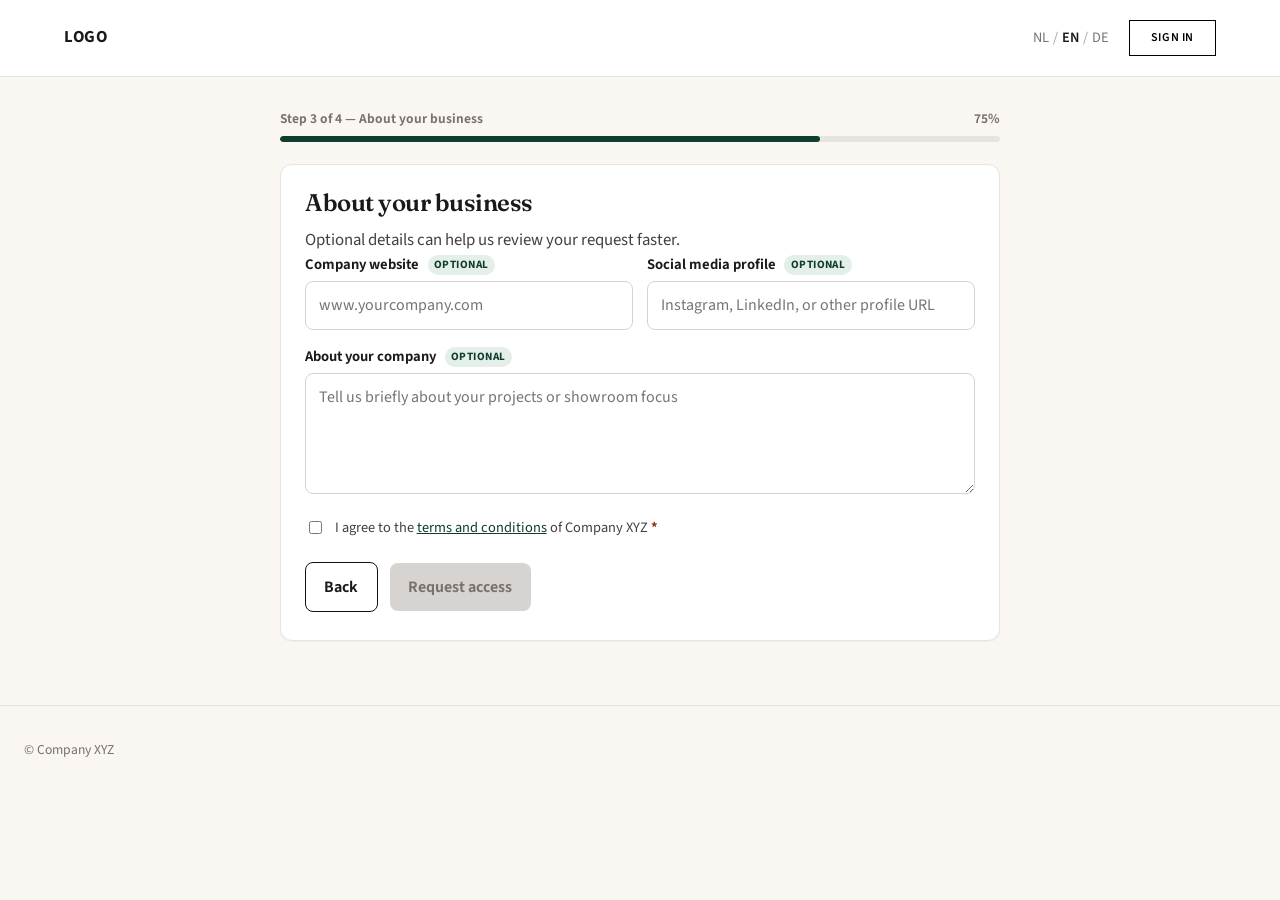
<file: 03-context.html>
<!DOCTYPE html>
<html lang="en">
  <head>
    <meta charset="utf-8" />
    <meta name="viewport" content="width=device-width, initial-scale=1" />
    <title>Partner access — About your business</title>
    <link rel="preconnect" href="https://fonts.googleapis.com" />
    <link rel="preconnect" href="https://fonts.gstatic.com" crossorigin />
    <link
      href="https://fonts.googleapis.com/css2?family=Fraunces:opsz,wght@9..144,500;9..144,600&family=Source+Sans+3:wght@400;500;600;650;700&display=swap"
      rel="stylesheet"
    />
    <link rel="stylesheet" href="mockups.css" />
  </head>
  <body data-flow-step="context">
        <nav class="primary-nav primary-nav--anon" aria-label="Primary">
      <a href="index.html" class="logo-text">LOGO</a>
      <div class="nav-end">
        <div class="lang-switcher" aria-label="Language">
          <a href="#" class="lang-link">NL</a>
          <span class="lang-divider">/</span>
          <a href="#" class="lang-link lang-link--active">EN</a>
          <span class="lang-divider">/</span>
          <a href="#" class="lang-link">DE</a>
        </div>
        <a class="nav-cta" href="#">Sign in</a>
      </div>
    </nav>

    <main class="page">
      <div class="progress-pct" aria-label="Progress 75 percent">
        <div class="progress-pct-meta">
          <span>Step 3 of 4 — About your business</span>
          <span>75%</span>
        </div>
        <div class="progress-pct-track">
          <div class="progress-pct-fill" style="width: 75%"></div>
        </div>
      </div>

      <section class="panel">
        <h1>About your business</h1>
        <p class="lede">
          Optional details can help us review your request faster.
        </p>

        <form action="04-confirmation.html" method="get" id="context-form">
          <div class="row-2">
            <div class="field">
              <label for="website"
                >Company website <span class="optional-tag">Optional</span></label
              >
              <input
                id="website"
                name="website"
                autocomplete="url"
                placeholder="www.yourcompany.com"
              />
              <p id="website-error" class="field-error" hidden>
                Please enter a valid website (e.g. www.yourcompany.com).
              </p>
            </div>
            <div class="field">
              <label for="social"
                >Social media profile
                <span class="optional-tag">Optional</span></label
              >
              <input
                id="social"
                name="social"
                autocomplete="url"
                placeholder="Instagram, LinkedIn, or other profile URL"
              />
              <p id="social-error" class="field-error" hidden>
                Please enter a valid profile link (e.g. linkedin.com/company/…).
              </p>
            </div>
          </div>
          <div class="field">
            <label for="desc"
              >About your company
              <span class="optional-tag">Optional</span></label
            >
            <textarea
              id="desc"
              name="desc"
              rows="4"
              placeholder="Tell us briefly about your projects or showroom focus"
            ></textarea>
          </div>

          <label class="terms">
            <input type="checkbox" id="terms" required />
            <span
              >I agree to the <a href="#">terms and conditions</a> of Company
              XYZ <span class="req" aria-hidden="true">*</span></span
            >
          </label>

          <div class="actions">
            <a class="btn btn-secondary" href="02-company.html">Back</a>
            <button
              class="btn btn-primary is-disabled can-nudge"
              type="submit"
              id="continue-btn"
            >
              Request access
            </button>
            <p id="form-gate-hint" class="form-gate-hint" hidden></p>
          </div>
        </form>
      </section>
    </main>

        <footer class="site-footer">
      <p>© Company XYZ</p>
    </footer>
    <script src="mockups-nav.js"></script>
    <script src="flow.js"></script>
  </body>
</html>
</file>
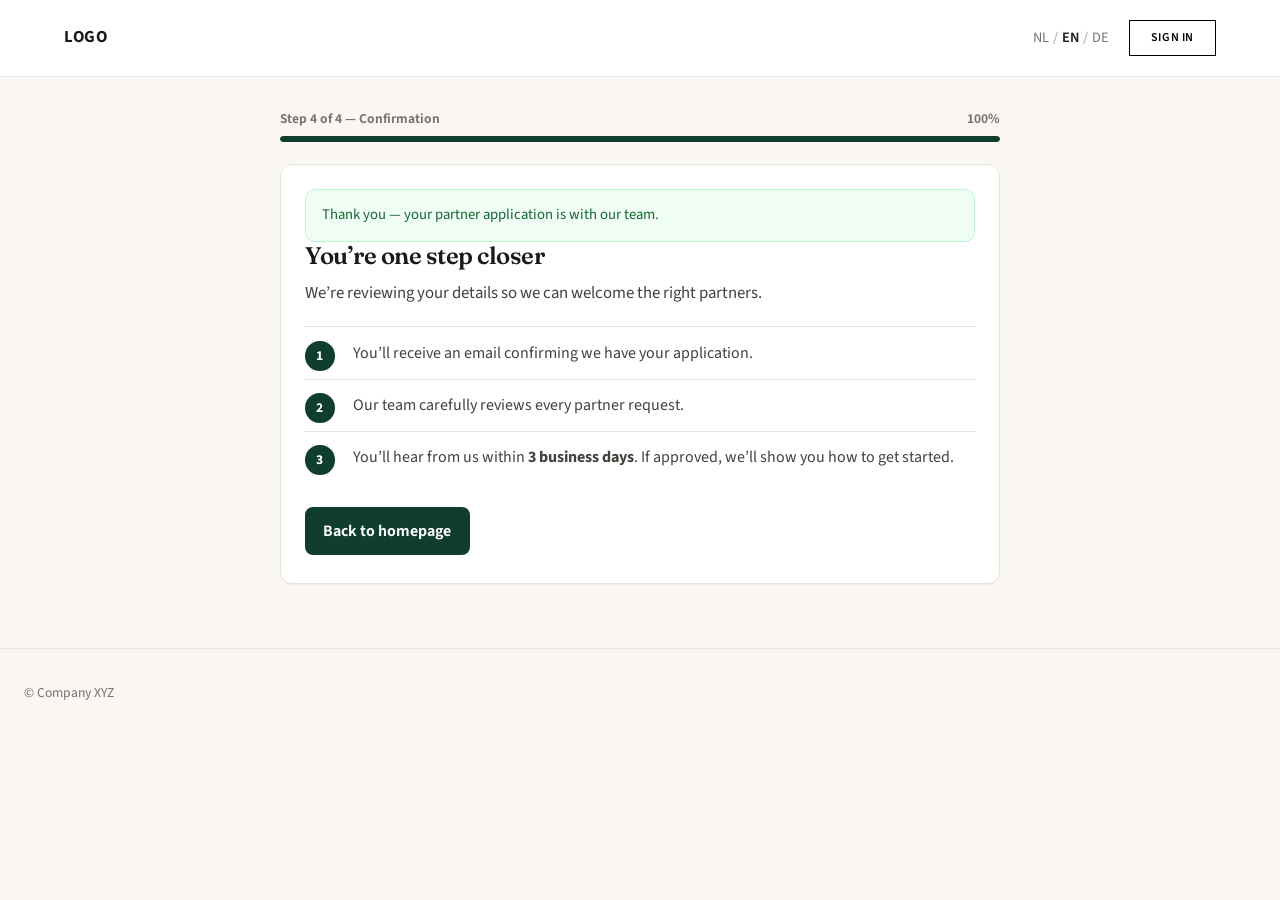
<file: 04-confirmation.html>
<!DOCTYPE html>
<html lang="en">
  <head>
    <meta charset="utf-8" />
    <meta name="viewport" content="width=device-width, initial-scale=1" />
    <title>Partner access — You’re one step closer</title>
    <link rel="preconnect" href="https://fonts.googleapis.com" />
    <link rel="preconnect" href="https://fonts.gstatic.com" crossorigin />
    <link
      href="https://fonts.googleapis.com/css2?family=Fraunces:opsz,wght@9..144,500;9..144,600&family=Source+Sans+3:wght@400;500;600;650;700&display=swap"
      rel="stylesheet"
    />
    <link rel="stylesheet" href="mockups.css" />
  </head>
  <body>
        <nav class="primary-nav primary-nav--anon" aria-label="Primary">
      <a href="index.html" class="logo-text">LOGO</a>
      <div class="nav-end">
        <div class="lang-switcher" aria-label="Language">
          <a href="#" class="lang-link">NL</a>
          <span class="lang-divider">/</span>
          <a href="#" class="lang-link lang-link--active">EN</a>
          <span class="lang-divider">/</span>
          <a href="#" class="lang-link">DE</a>
        </div>
        <a class="nav-cta" href="#">Sign in</a>
      </div>
    </nav>

    <main class="page">
      <div class="progress-pct" aria-label="Progress 100 percent">
        <div class="progress-pct-meta">
          <span>Step 4 of 4 — Confirmation</span>
          <span>100%</span>
        </div>
        <div class="progress-pct-track">
          <div class="progress-pct-fill" style="width: 100%"></div>
        </div>
      </div>

      <section class="panel">
        <div class="callout callout--ok">
          Thank you — your partner application is with our team.
        </div>
        <h1>You’re one step closer</h1>
        <p class="lede">
          We’re reviewing your details so we can welcome the right partners.
        </p>

        <ol class="roadmap">
          <li>
            You’ll receive an email confirming we have your application.
          </li>
          <li>Our team carefully reviews every partner request.</li>
          <li>
            You’ll hear from us within <strong>3 business days</strong>. If
            approved, we’ll show you how to get started.
          </li>
        </ol>

        <div class="actions">
          <a class="btn btn-primary" id="btn-back-home" href="index.html"
            >Back to homepage</a
          >
        </div>
      </section>
    </main>

        <footer class="site-footer">
      <p>© Company XYZ</p>
    </footer>

    <div id="study-return-bar" class="study-return-bar hidden" role="region" aria-label="Study controls">
      <p class="study-return-bar__text">
        Study task complete — this tab returns to the evaluation automatically,
        or click when ready.
      </p>
      <button type="button" class="study-return-bar__btn" id="btn-return-study">
        Return to the evaluation
      </button>
    </div>

    <style>
      .study-return-bar {
        position: fixed;
        left: 0;
        right: 0;
        bottom: 0;
        z-index: 10000;
        display: flex;
        flex-wrap: wrap;
        align-items: center;
        justify-content: space-between;
        gap: 0.75rem 1rem;
        padding: 0.65rem 1rem;
        background: #111;
        color: #f5f5f5;
        font-family: system-ui, -apple-system, sans-serif;
        font-size: 0.8125rem;
        line-height: 1.35;
        box-shadow: 0 -1px 0 rgba(255, 255, 255, 0.12);
      }
      .study-return-bar.hidden {
        display: none;
      }
      .study-return-bar__text {
        margin: 0;
        flex: 1 1 14rem;
        max-width: 40rem;
      }
      .study-return-bar__btn {
        appearance: none;
        border: 1px solid #f5f5f5;
        background: transparent;
        color: #f5f5f5;
        font: inherit;
        font-weight: 600;
        padding: 0.4rem 0.75rem;
        cursor: pointer;
      }
      .study-return-bar__btn:hover {
        background: #f5f5f5;
        color: #111;
      }
      body.study-return-bar-visible {
        padding-bottom: 4.5rem;
      }
    </style>
    <script src="mockups-nav.js"></script>
    <script>
      (function () {
        var RETURN_DELAY_MS = 8000;

        function notifyStudy() {
          var msg = { type: "abba-task-complete", source: "redesign" };
          try {
            if (window.parent && window.parent !== window) {
              window.parent.postMessage(msg, "*");
            }
            if (window.opener && !window.opener.closed) {
              window.opener.postMessage(msg, "*");
            }
          } catch (e) {}
        }

        function returnToStudy() {
          notifyStudy();
          try {
            if (window.opener && !window.opener.closed) {
              try {
                window.opener.focus();
              } catch (e) {}
              setTimeout(function () {
                window.close();
              }, 200);
              return true;
            }
          } catch (e) {}
          return false;
        }

        var fromStudy = !!(window.opener && !window.opener.closed);
        if (fromStudy) {
          notifyStudy();
          var bar = document.getElementById("study-return-bar");
          var ret = document.getElementById("btn-return-study");
          if (bar) bar.classList.remove("hidden");
          document.body.classList.add("study-return-bar-visible");
          if (ret) {
            ret.addEventListener("click", function () {
              returnToStudy();
            });
          }
          setTimeout(function () {
            returnToStudy();
          }, RETURN_DELAY_MS);
        } else {
          notifyStudy();
        }
      })();
    </script>
  </body>
</html>
</file>
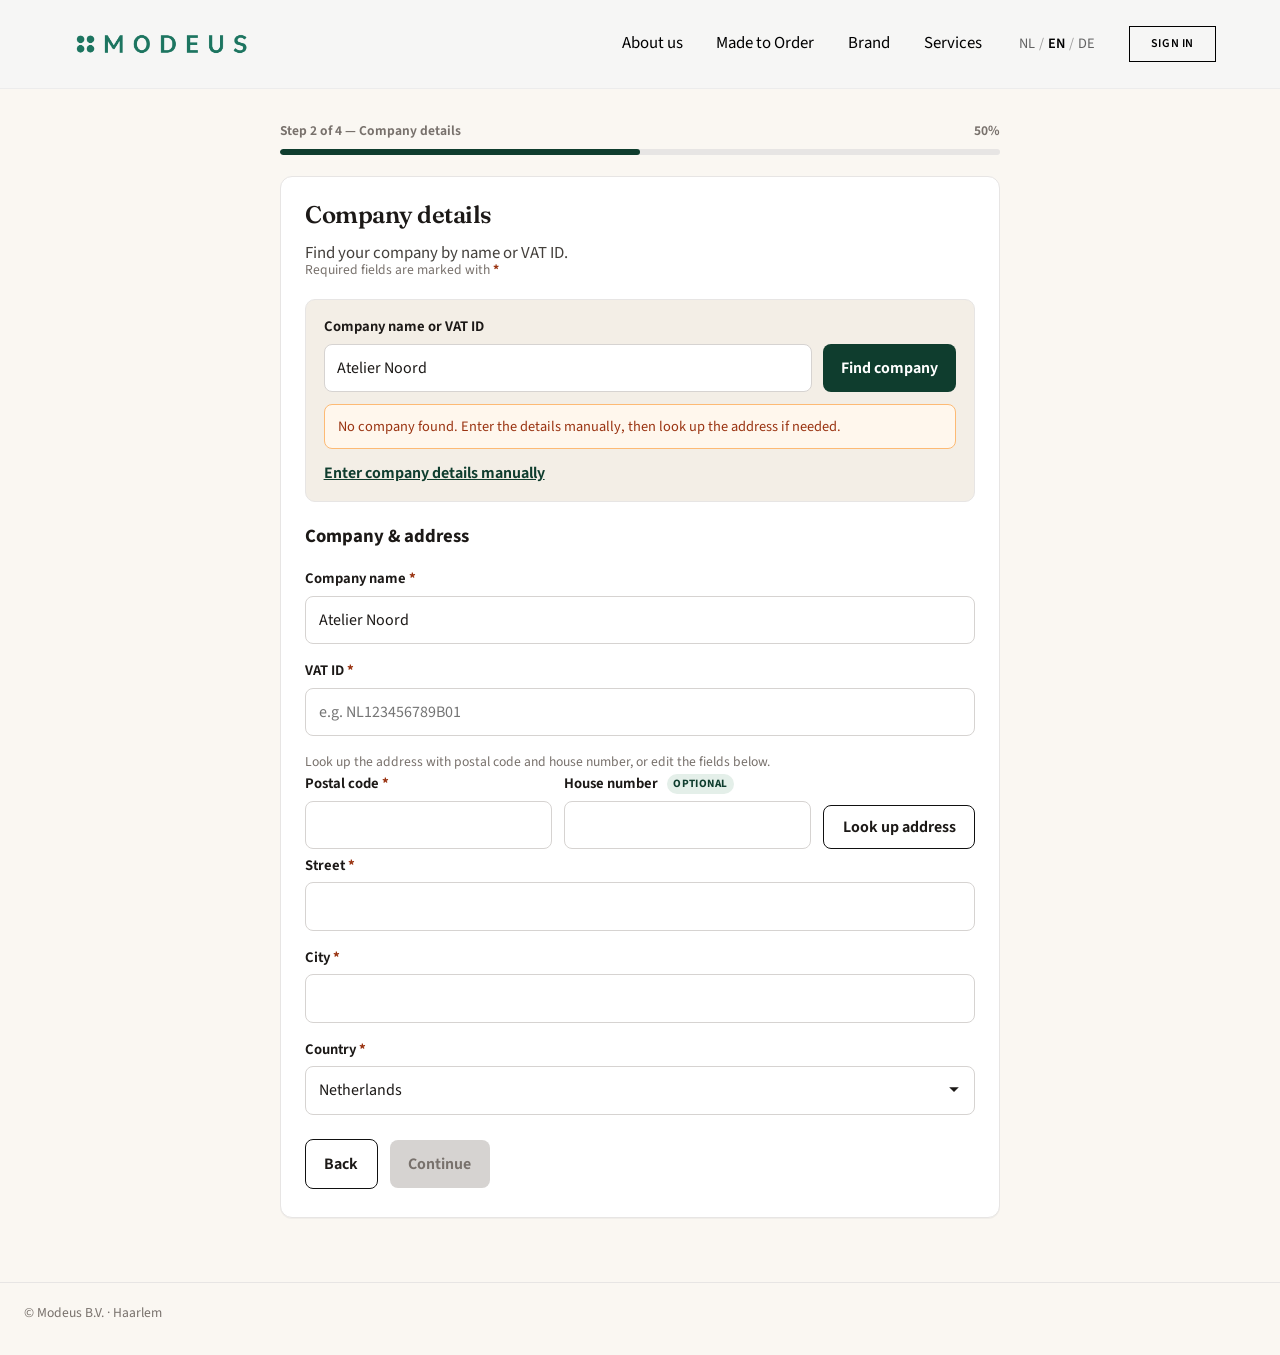
<file: low-fi/03d-company-not-found.html>
<!DOCTYPE html>
<html lang="en">
  <head>
    <meta charset="utf-8" />
    <meta name="viewport" content="width=device-width, initial-scale=1" />
    <title>Modeus — Company not found (state)</title>
    <link rel="preconnect" href="https://fonts.googleapis.com" />
    <link rel="preconnect" href="https://fonts.gstatic.com" crossorigin />
    <link
      href="https://fonts.googleapis.com/css2?family=Fraunces:opsz,wght@9..144,500;9..144,600&family=Source+Sans+3:wght@400;500;600;650;700&display=swap"
      rel="stylesheet"
    />
    <link rel="stylesheet" href="../mockups.css" />
  </head>
  <body>
    <nav class="primary-nav" aria-label="Primary">
      <a href="https://modeus.com/" class="logo-link">
        <img src="../assets/modeus-logo.png" alt="Modeus" class="logo" />
      </a>
      <div class="nav-links">
        <a href="https://modeus.com/about">About us</a>
        <a href="https://modeus.com/partner-configurator">Made to Order</a>
        <a href="https://modeus.com/brand">Brand</a>
        <a href="https://modeus.com/services">Services</a>
        <div class="lang-switcher" aria-label="Language">
          <a href="#" class="lang-link">NL</a>
          <span class="lang-divider">/</span>
          <a href="#" class="lang-link lang-link--active">EN</a>
          <span class="lang-divider">/</span>
          <a href="#" class="lang-link">DE</a>
        </div>
      </div>
      <a class="nav-cta" href="#">Sign in</a>
    </nav>

    <main class="page">
      <div class="progress-pct" aria-label="Progress 50 percent">
        <div class="progress-pct-meta">
          <span>Step 2 of 4 — Company details</span>
          <span>50%</span>
        </div>
        <div class="progress-pct-track">
          <div class="progress-pct-fill" style="width: 50%"></div>
        </div>
      </div>

      <section class="panel">
        <h1>Company details</h1>
        <p class="lede">Find your company by name or VAT ID.</p>
        <p class="hint section-req-note">
          Required fields are marked with <span class="req">*</span>
        </p>

        <div class="company-finder">
          <div class="company-search-row">
            <div class="field">
              <label for="company-query">Company name or VAT ID</label>
              <input
                id="company-query"
                type="search"
                value="Atelier Noord"
                readonly
              />
            </div>
            <button class="btn btn-primary" type="button">Find company</button>
          </div>
          <p class="company-status company-status--warn">
            No company found. Enter the details manually, then look up the
            address if needed.
          </p>
          <button class="linkish" type="button">
            Enter company details manually
          </button>
        </div>

        <div class="company-manual" style="display: block">
          <h3>Company &amp; address</h3>
          <div class="field">
            <label for="company"
              >Company name <span class="req">*</span></label
            >
            <input id="company" value="Atelier Noord" />
          </div>
          <div class="field">
            <label for="vat">VAT ID <span class="req">*</span></label>
            <input id="vat" placeholder="e.g. NL123456789B01" />
          </div>
          <p class="hint">
            Look up the address with postal code and house number, or edit the
            fields below.
          </p>
          <div class="address-lookup-row">
            <div class="field">
              <label for="postal"
                >Postal code <span class="req">*</span></label
              >
              <input id="postal" />
            </div>
            <div class="field">
              <label for="house"
                >House number <span class="optional-tag">Optional</span></label
              >
              <input id="house" />
            </div>
            <button class="btn btn-secondary" type="button">
              Look up address
            </button>
          </div>
          <div class="field">
            <label for="street">Street <span class="req">*</span></label>
            <input id="street" />
          </div>
          <div class="field">
            <label for="city">City <span class="req">*</span></label>
            <input id="city" />
          </div>
          <div class="field">
            <label for="country">Country <span class="req">*</span></label>
            <select id="country">
              <option>Netherlands</option>
            </select>
          </div>
        </div>

        <div class="actions">
          <a class="btn btn-secondary" href="../01-contact.html"
            >Back</a
          >
          <button class="btn btn-primary" type="button" disabled>Continue</button>
        </div>
      </section>
    </main>
    <footer class="site-footer">© Modeus B.V. · Haarlem</footer>
  </body>
</html>
</file>
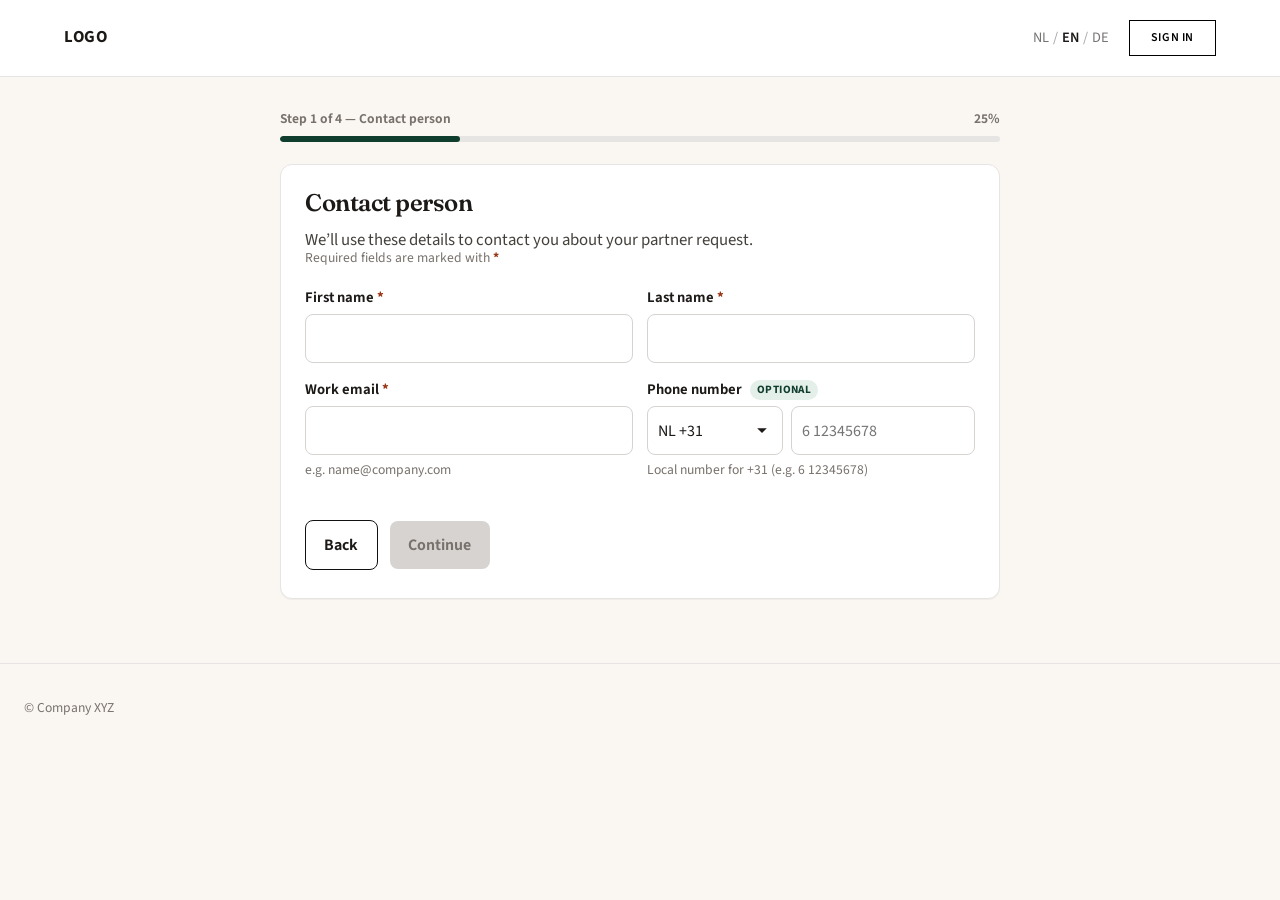
<file: version-e/01-contact.html>
<!DOCTYPE html>
<html lang="en">
  <head>
    <meta charset="utf-8" />
    <meta name="viewport" content="width=device-width, initial-scale=1" />
    <title>Partner access — Contact person</title>
    <link rel="preconnect" href="https://fonts.googleapis.com" />
    <link rel="preconnect" href="https://fonts.gstatic.com" crossorigin />
    <link
      href="https://fonts.googleapis.com/css2?family=Fraunces:opsz,wght@9..144,500;9..144,600&family=Source+Sans+3:wght@400;500;600;650;700&display=swap"
      rel="stylesheet"
    />
    <link rel="stylesheet" href="../mockups.css" />
  </head>
  <body data-flow-step="contact">
        <nav class="primary-nav primary-nav--anon" aria-label="Primary">
      <a href="index.html" class="logo-text">LOGO</a>
      <div class="nav-end">
        <div class="lang-switcher" aria-label="Language">
          <a href="#" class="lang-link">NL</a>
          <span class="lang-divider">/</span>
          <a href="#" class="lang-link lang-link--active">EN</a>
          <span class="lang-divider">/</span>
          <a href="#" class="lang-link">DE</a>
        </div>
        <a class="nav-cta" href="#">Sign in</a>
      </div>
    </nav>

    <main class="page">
      <div class="progress-pct" aria-label="Progress 25 percent">
        <div class="progress-pct-meta">
          <span>Step 1 of 4 — Contact person</span>
          <span>25%</span>
        </div>
        <div class="progress-pct-track">
          <div class="progress-pct-fill" style="width: 25%"></div>
        </div>
      </div>

      <section class="panel">
        <h1>Contact person</h1>
        <p class="lede">
          We’ll use these details to contact you about your partner request.
        </p>
        <p class="hint section-req-note">
          Required fields are marked with <span class="req">*</span>
        </p>

        <form action="02-company.html" method="get" autocomplete="on">
          <div class="row-2">
            <div class="field">
              <label for="first"
                >First name <span class="req" aria-hidden="true">*</span></label
              >
              <input
                id="first"
                name="fname"
                autocomplete="given-name"
                required
                aria-required="true"
              />
            </div>
            <div class="field">
              <label for="last"
                >Last name <span class="req" aria-hidden="true">*</span></label
              >
              <input
                id="last"
                name="lname"
                autocomplete="family-name"
                required
                aria-required="true"
              />
            </div>
          </div>
          <div class="row-2">
            <div class="field">
              <label for="email"
              >Work email
              <span class="req" aria-hidden="true">*</span></label
            >
              <input
                id="email"
                name="email"
                type="email"
                autocomplete="email"
                required
                aria-required="true"
              />
              <p class="hint">e.g. name@company.com</p>
              <p id="email-error" class="field-error" hidden>
                Please use a valid work email (e.g. name@company.com).
              </p>
            </div>
            <div class="field">
              <label for="phone"
                >Phone number
                <span class="optional-tag">Optional</span></label
              >
              <div class="phone-row">
                <select
                  id="phone-country"
                  name="phone_country"
                  aria-label="Phone country code"
                >
                  <option value="NL" data-dial="31" selected>NL +31</option>
                  <option value="BE" data-dial="32">BE +32</option>
                  <option value="LU" data-dial="352">LU +352</option>
                  <option value="DE" data-dial="49">DE +49</option>
                  <option value="FR" data-dial="33">FR +33</option>
                  <option value="AT" data-dial="43">AT +43</option>
                  <option value="IT" data-dial="39">IT +39</option>
                  <option value="ES" data-dial="34">ES +34</option>
                  <option value="PT" data-dial="351">PT +351</option>
                  <option value="IE" data-dial="353">IE +353</option>
                  <option value="DK" data-dial="45">DK +45</option>
                  <option value="SE" data-dial="46">SE +46</option>
                  <option value="FI" data-dial="358">FI +358</option>
                  <option value="PL" data-dial="48">PL +48</option>
                  <option value="CZ" data-dial="420">CZ +420</option>
                  <option value="SK" data-dial="421">SK +421</option>
                  <option value="SI" data-dial="386">SI +386</option>
                  <option value="HR" data-dial="385">HR +385</option>
                  <option value="HU" data-dial="36">HU +36</option>
                  <option value="RO" data-dial="40">RO +40</option>
                  <option value="BG" data-dial="359">BG +359</option>
                  <option value="GR" data-dial="30">GR +30</option>
                  <option value="EE" data-dial="372">EE +372</option>
                  <option value="LV" data-dial="371">LV +371</option>
                  <option value="LT" data-dial="370">LT +370</option>
                  <option value="MT" data-dial="356">MT +356</option>
                  <option value="CY" data-dial="357">CY +357</option>
                </select>
                <input
                  id="phone"
                  name="phone"
                  type="tel"
                  autocomplete="tel-national"
                  inputmode="tel"
                  placeholder="6 12345678"
                />
              </div>
              <p id="phone-hint" class="hint">
                Include your local number without the country code.
              </p>
              <p id="phone-error" class="field-error" hidden>
                Please check the phone number for the selected country.
              </p>
            </div>
          </div>

          <div class="actions">
            <a class="btn btn-secondary" href="index.html">Back</a>
            <a
              class="btn btn-primary is-disabled can-nudge"
              id="continue-btn"
              href="02-company.html"
              aria-disabled="true"
              >Continue</a
            >
            <p id="form-gate-hint" class="form-gate-hint" hidden></p>
          </div>
        </form>
      </section>
    </main>

        <footer class="site-footer">
      <p>© Company XYZ</p>
    </footer>
    <script src="../mockups-nav.js"></script>
    <script src="flow.js"></script>
  </body>
</html>
</file>
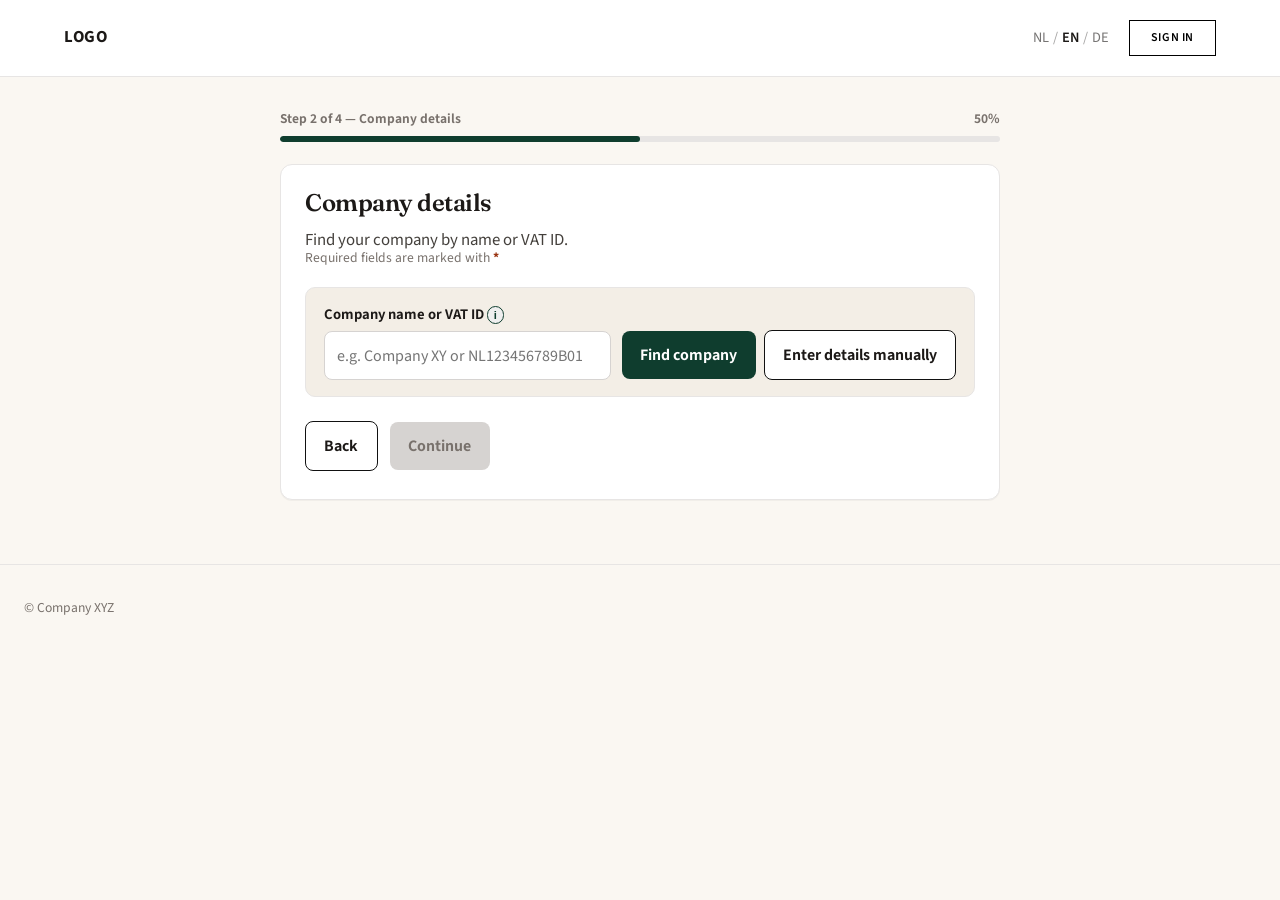
<file: version-e/02-company.html>
<!DOCTYPE html>
<html lang="en">
  <head>
    <meta charset="utf-8" />
    <meta name="viewport" content="width=device-width, initial-scale=1" />
    <title>Partner access — Company details</title>
    <link rel="preconnect" href="https://fonts.googleapis.com" />
    <link rel="preconnect" href="https://fonts.gstatic.com" crossorigin />
    <link
      href="https://fonts.googleapis.com/css2?family=Fraunces:opsz,wght@9..144,500;9..144,600&family=Source+Sans+3:wght@400;500;600;650;700&display=swap"
      rel="stylesheet"
    />
    <link rel="stylesheet" href="../mockups.css" />
  </head>
  <body data-flow-step="company">
        <nav class="primary-nav primary-nav--anon" aria-label="Primary">
      <a href="index.html" class="logo-text">LOGO</a>
      <div class="nav-end">
        <div class="lang-switcher" aria-label="Language">
          <a href="#" class="lang-link">NL</a>
          <span class="lang-divider">/</span>
          <a href="#" class="lang-link lang-link--active">EN</a>
          <span class="lang-divider">/</span>
          <a href="#" class="lang-link">DE</a>
        </div>
        <a class="nav-cta" href="#">Sign in</a>
      </div>
    </nav>

    <main class="page">
      <div class="progress-pct" aria-label="Progress 50 percent">
        <div class="progress-pct-meta">
          <span>Step 2 of 4 — Company details</span>
          <span>50%</span>
        </div>
        <div class="progress-pct-track">
          <div class="progress-pct-fill" style="width: 50%"></div>
        </div>
      </div>

      <section class="panel">
        <h1>Company details</h1>
        <p class="lede">
          Find your company by name or VAT ID.
        </p>
        <p class="hint section-req-note">
          Required fields are marked with <span class="req">*</span>
        </p>

        <form action="03-context.html" method="get" autocomplete="on">
          <div class="company-finder">
            <div class="company-search-row">
              <div class="field">
                <label class="label-with-tip" for="company-query">
                  Company name or VAT ID
                  <button
                    class="info-tip"
                    type="button"
                    aria-label="Why we ask for VAT"
                    onclick="event.preventDefault()"
                  >
                    i
                    <span
                      >We use your VAT ID to verify your professional status and
                      grant access to wholesale pricing.</span
                    >
                  </button>
                </label>
                <input
                  id="company-query"
                  type="search"
                  placeholder="e.g. Company XY or NL123456789B01"
                />
              </div>
              <div class="company-search-actions">
                <button
                  class="btn btn-primary"
                  type="button"
                  id="company-search-btn"
                >
                  Find company
                </button>
                <button
                  class="btn btn-secondary"
                  type="button"
                  id="manual-entry-btn"
                >
                  Enter details manually
                </button>
              </div>
            </div>
            <p id="vat-status" class="company-status" hidden></p>
            <ul id="company-results" class="company-results" hidden></ul>
            <div id="company-confirm" class="company-confirm" hidden>
              <h3>Check that these details are correct:</h3>
              <div
                id="company-confirm-summary"
                class="company-confirm-summary"
              ></div>
              <div class="actions">
                <button
                  class="btn btn-primary"
                  type="button"
                  id="use-company-btn"
                >
                  Use these details
                </button>
                <button
                  class="btn btn-secondary"
                  type="button"
                  id="search-again-btn"
                >
                  Search again
                </button>
              </div>
            </div>
          </div>

          <div id="autofill-card" class="autofill-card" hidden>
            <h3>Company &amp; address</h3>
            <div class="row-2">
              <div class="field">
                <label for="company"
                  >Company name <span class="req" aria-hidden="true">*</span></label
                >
                <input
                  id="company"
                  name="company"
                  autocomplete="organization"
                  required
                  aria-required="true"
                />
              </div>
              <div class="field">
                <label for="vat"
                  >VAT ID <span class="req" aria-hidden="true">*</span></label
                >
                <input
                  id="vat"
                  name="vat"
                  autocomplete="off"
                  required
                  aria-required="true"
                />
                <p id="vat-error" class="field-error" hidden>
                  Please check your VAT ID (e.g. NL123456789B01).
                </p>
              </div>
            </div>

            <div class="address-lookup-block">
              <div class="address-lookup-row">
                <div class="field">
                  <label for="postal"
                    >Postal code
                    <span class="req" aria-hidden="true">*</span></label
                  >
                  <input
                    id="postal"
                    name="postal"
                    autocomplete="postal-code"
                    required
                    aria-required="true"
                  />
                </div>
                <div class="field">
                  <label for="house"
                    >House number
                    <span class="optional-tag">Optional</span></label
                  >
                  <input id="house" name="house" autocomplete="address-line2" />
                </div>
                <button
                  class="btn btn-secondary"
                  type="button"
                  id="address-lookup-btn"
                >
                  Look up address
                </button>
              </div>
              <p id="address-status" class="address-status" hidden></p>
            </div>

            <div class="field">
              <label for="street"
                >Street <span class="req" aria-hidden="true">*</span></label
              >
              <input
                id="street"
                name="street"
                autocomplete="address-line1"
                required
                aria-required="true"
              />
            </div>
            <div class="row-2">
              <div class="field">
                <label for="city"
                  >City <span class="req" aria-hidden="true">*</span></label
                >
                <input
                  id="city"
                  name="city"
                  autocomplete="address-level2"
                  required
                  aria-required="true"
                />
              </div>
              <div class="field">
                <label for="country"
                  >Country <span class="req" aria-hidden="true">*</span></label
                >
                <select
                  id="country"
                  name="country"
                  autocomplete="country"
                  required
                  aria-required="true"
                >
                <optgroup label="Benelux">
                  <option value="NL" selected>Netherlands</option>
                  <option value="BE">Belgium</option>
                  <option value="LU">Luxembourg</option>
                </optgroup>
                <optgroup label="Other EU / EEA">
                  <option value="DE">Germany</option>
                  <option value="FR">France</option>
                  <option value="AT">Austria</option>
                  <option value="IT">Italy</option>
                  <option value="ES">Spain</option>
                  <option value="PT">Portugal</option>
                  <option value="IE">Ireland</option>
                  <option value="DK">Denmark</option>
                  <option value="SE">Sweden</option>
                  <option value="FI">Finland</option>
                  <option value="PL">Poland</option>
                  <option value="CZ">Czechia</option>
                  <option value="SK">Slovakia</option>
                  <option value="SI">Slovenia</option>
                  <option value="HR">Croatia</option>
                  <option value="HU">Hungary</option>
                  <option value="RO">Romania</option>
                  <option value="BG">Bulgaria</option>
                  <option value="GR">Greece</option>
                  <option value="EE">Estonia</option>
                  <option value="LV">Latvia</option>
                  <option value="LT">Lithuania</option>
                  <option value="MT">Malta</option>
                  <option value="CY">Cyprus</option>
                </optgroup>
              </select>
            </div>
            </div>
          </div>

          <div class="actions">
            <a class="btn btn-secondary" href="01-contact.html">Back</a>
            <a
              class="btn btn-primary is-disabled can-nudge"
              id="continue-btn"
              href="03-context.html"
              aria-disabled="true"
              >Continue</a
            >
            <p id="form-gate-hint" class="form-gate-hint" hidden></p>
          </div>
        </form>
      </section>
    </main>

        <footer class="site-footer">
      <p>© Company XYZ</p>
    </footer>
    <script src="../mockups-nav.js"></script>
    <script src="flow.js"></script>
  </body>
</html>
</file>
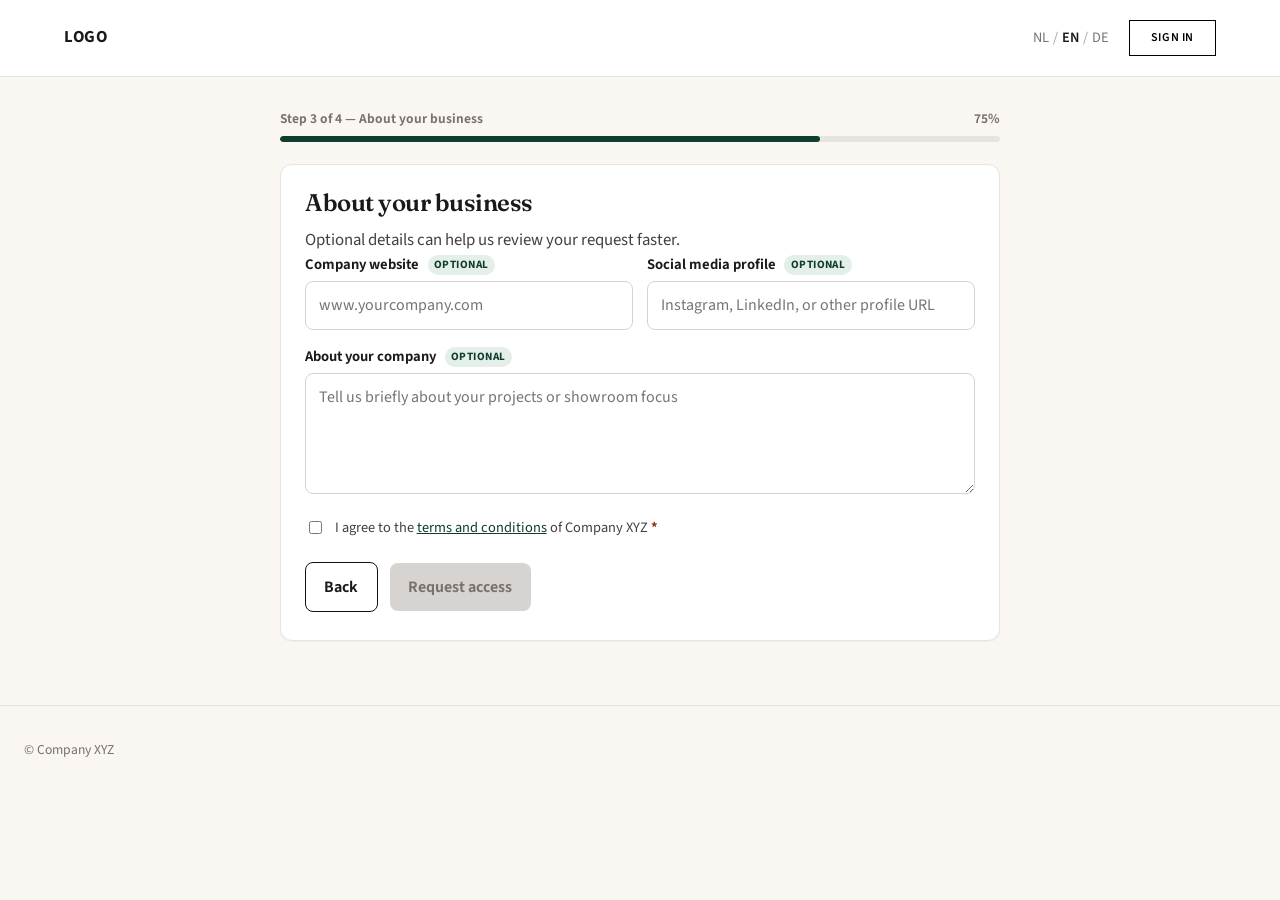
<file: version-e/03-context.html>
<!DOCTYPE html>
<html lang="en">
  <head>
    <meta charset="utf-8" />
    <meta name="viewport" content="width=device-width, initial-scale=1" />
    <title>Partner access — About your business</title>
    <link rel="preconnect" href="https://fonts.googleapis.com" />
    <link rel="preconnect" href="https://fonts.gstatic.com" crossorigin />
    <link
      href="https://fonts.googleapis.com/css2?family=Fraunces:opsz,wght@9..144,500;9..144,600&family=Source+Sans+3:wght@400;500;600;650;700&display=swap"
      rel="stylesheet"
    />
    <link rel="stylesheet" href="../mockups.css" />
  </head>
  <body data-flow-step="context">
        <nav class="primary-nav primary-nav--anon" aria-label="Primary">
      <a href="index.html" class="logo-text">LOGO</a>
      <div class="nav-end">
        <div class="lang-switcher" aria-label="Language">
          <a href="#" class="lang-link">NL</a>
          <span class="lang-divider">/</span>
          <a href="#" class="lang-link lang-link--active">EN</a>
          <span class="lang-divider">/</span>
          <a href="#" class="lang-link">DE</a>
        </div>
        <a class="nav-cta" href="#">Sign in</a>
      </div>
    </nav>

    <main class="page">
      <div class="progress-pct" aria-label="Progress 75 percent">
        <div class="progress-pct-meta">
          <span>Step 3 of 4 — About your business</span>
          <span>75%</span>
        </div>
        <div class="progress-pct-track">
          <div class="progress-pct-fill" style="width: 75%"></div>
        </div>
      </div>

      <section class="panel">
        <h1>About your business</h1>
        <p class="lede">
          Optional details can help us review your request faster.
        </p>

        <form action="04-confirmation.html" method="get" id="context-form">
          <div class="row-2">
            <div class="field">
              <label for="website"
                >Company website <span class="optional-tag">Optional</span></label
              >
              <input
                id="website"
                name="website"
                autocomplete="url"
                placeholder="www.yourcompany.com"
              />
              <p id="website-error" class="field-error" hidden>
                Please enter a valid website (e.g. www.yourcompany.com).
              </p>
            </div>
            <div class="field">
              <label for="social"
                >Social media profile
                <span class="optional-tag">Optional</span></label
              >
              <input
                id="social"
                name="social"
                autocomplete="url"
                placeholder="Instagram, LinkedIn, or other profile URL"
              />
              <p id="social-error" class="field-error" hidden>
                Please enter a valid profile link (e.g. linkedin.com/company/…).
              </p>
            </div>
          </div>
          <div class="field">
            <label for="desc"
              >About your company
              <span class="optional-tag">Optional</span></label
            >
            <textarea
              id="desc"
              name="desc"
              rows="4"
              placeholder="Tell us briefly about your projects or showroom focus"
            ></textarea>
          </div>

          <label class="terms">
            <input type="checkbox" id="terms" required />
            <span
              >I agree to the <a href="#">terms and conditions</a> of Company
              XYZ <span class="req" aria-hidden="true">*</span></span
            >
          </label>

          <div class="actions">
            <a class="btn btn-secondary" href="02-company.html">Back</a>
            <button
              class="btn btn-primary is-disabled can-nudge"
              type="submit"
              id="continue-btn"
            >
              Request access
            </button>
            <p id="form-gate-hint" class="form-gate-hint" hidden></p>
          </div>
        </form>
      </section>
    </main>

        <footer class="site-footer">
      <p>© Company XYZ</p>
    </footer>
    <script src="../mockups-nav.js"></script>
    <script src="flow.js"></script>
  </body>
</html>
</file>
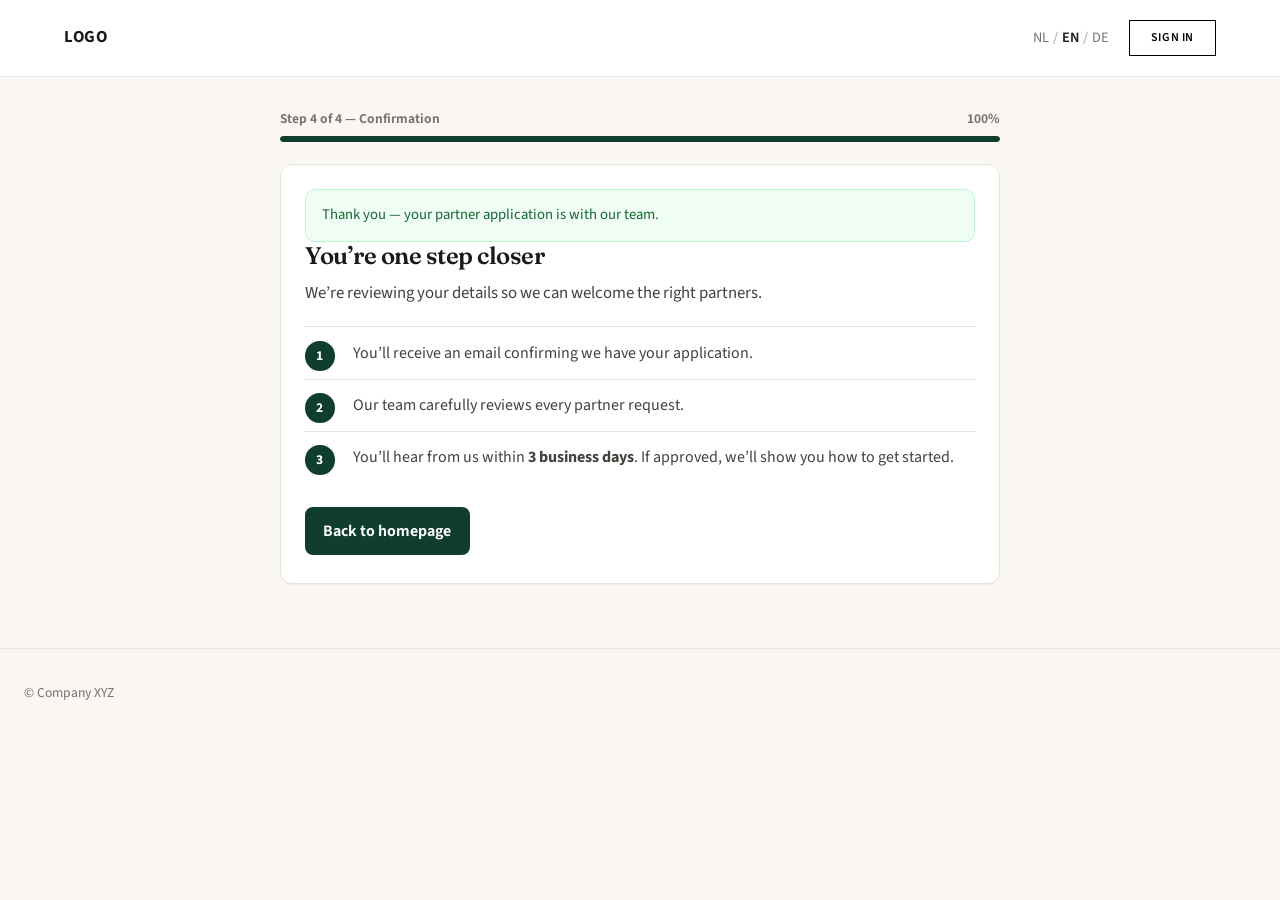
<file: version-e/04-confirmation.html>
<!DOCTYPE html>
<html lang="en">
  <head>
    <meta charset="utf-8" />
    <meta name="viewport" content="width=device-width, initial-scale=1" />
    <title>Partner access — You’re one step closer</title>
    <link rel="preconnect" href="https://fonts.googleapis.com" />
    <link rel="preconnect" href="https://fonts.gstatic.com" crossorigin />
    <link
      href="https://fonts.googleapis.com/css2?family=Fraunces:opsz,wght@9..144,500;9..144,600&family=Source+Sans+3:wght@400;500;600;650;700&display=swap"
      rel="stylesheet"
    />
    <link rel="stylesheet" href="../mockups.css" />
  </head>
  <body>
        <nav class="primary-nav primary-nav--anon" aria-label="Primary">
      <a href="index.html" class="logo-text">LOGO</a>
      <div class="nav-end">
        <div class="lang-switcher" aria-label="Language">
          <a href="#" class="lang-link">NL</a>
          <span class="lang-divider">/</span>
          <a href="#" class="lang-link lang-link--active">EN</a>
          <span class="lang-divider">/</span>
          <a href="#" class="lang-link">DE</a>
        </div>
        <a class="nav-cta" href="#">Sign in</a>
      </div>
    </nav>

    <main class="page">
      <div class="progress-pct" aria-label="Progress 100 percent">
        <div class="progress-pct-meta">
          <span>Step 4 of 4 — Confirmation</span>
          <span>100%</span>
        </div>
        <div class="progress-pct-track">
          <div class="progress-pct-fill" style="width: 100%"></div>
        </div>
      </div>

      <section class="panel">
        <div class="callout callout--ok">
          Thank you — your partner application is with our team.
        </div>
        <h1>You’re one step closer</h1>
        <p class="lede">
          We’re reviewing your details so we can welcome the right partners.
        </p>

        <ol class="roadmap">
          <li>
            You’ll receive an email confirming we have your application.
          </li>
          <li>Our team carefully reviews every partner request.</li>
          <li>
            You’ll hear from us within <strong>3 business days</strong>. If
            approved, we’ll show you how to get started.
          </li>
        </ol>

        <div class="actions">
          <a class="btn btn-primary" href="index.html">Back to homepage</a>
        </div>
      </section>
    </main>

        <footer class="site-footer">
      <p>© Company XYZ</p>
    </footer>
    <script src="../mockups-nav.js"></script>
  </body>
</html>
</file>
<file: mockups.css>
:root {
  --ink: #1c1917;
  --ink-soft: #44403c;
  --muted: #78716c;
  --line: #e7e5e4;
  --paper: #faf7f2;
  --paper-2: #f3eee6;
  --surface: #ffffff;
  --accent: #0f3d2e;
  --accent-hover: #0a2e23;
  --accent-soft: #e4efe9;
  --warn: #9a3412;
  --warn-bg: #fff7ed;
  --warn-border: #fdba74;
  --ok: #166534;
  --ok-bg: #f0fdf4;
  --radius: 10px;
  --shadow: 0 1px 0 rgba(28, 25, 23, 0.04);
  --font-display: "Fraunces", Georgia, serif;
  --font-body: "Source Sans 3", "Segoe UI", sans-serif;
  --max: 720px;
  --max-wide: 1040px;
}

*,
*::before,
*::after {
  box-sizing: border-box;
}

html {
  scroll-behavior: smooth;
}

body {
  margin: 0;
  min-height: 100vh;
  font-family: var(--font-body);
  color: var(--ink);
  background: var(--paper);
  line-height: 1.5;
}

a {
  color: var(--accent);
}

img {
  max-width: 100%;
}

/* Modeus.com primary header */
.primary-nav {
  position: sticky;
  top: 0;
  left: 0;
  width: 100%;
  padding: 1.25rem 4rem;
  display: flex;
  justify-content: space-between;
  align-items: center;
  z-index: 100;
  background-color: rgba(246, 246, 246, 0.92);
  backdrop-filter: blur(8px);
  border-bottom: 1px solid rgba(230, 230, 230, 0.6);
}

.primary-nav .logo-link {
  display: flex;
  align-items: center;
  flex-shrink: 0;
}

.primary-nav .logo {
  height: 48px;
  width: auto;
  display: block;
  object-fit: contain;
}

.primary-nav--anon {
  background-color: #fff;
  border-bottom: 1px solid var(--line);
}

.primary-nav .logo-text {
  font-family: var(--font-body);
  font-weight: 700;
  font-size: 1.05rem;
  letter-spacing: 0.04em;
  color: var(--ink);
  text-decoration: none;
}

.primary-nav .nav-end {
  display: flex;
  align-items: center;
  gap: 1.25rem;
  margin-left: auto;
}

.company-search-actions {
  display: flex;
  flex-wrap: wrap;
  gap: 0.5rem;
  align-items: center;
  flex: 0 0 auto;
}

.company-search-actions .btn {
  white-space: nowrap;
}

.primary-nav .nav-links {
  display: flex;
  align-items: center;
  gap: 2em;
  font-size: 1.05rem;
  margin-left: auto;
  padding-right: 2em;
}

.primary-nav .nav-links a {
  color: #000;
  text-decoration: none;
  text-transform: none;
}

.primary-nav .nav-links a:hover {
  color: #1d7560;
}

.nav-cta {
  background-color: transparent;
  border: 1px solid #000;
  color: #000;
  padding: 0.65em 1.75em;
  font-size: 0.75rem;
  font-weight: 600;
  text-transform: uppercase;
  letter-spacing: 0.05em;
  text-decoration: none;
  cursor: pointer;
  white-space: nowrap;
  transition: background-color 0.2s ease, color 0.2s ease;
}

.nav-cta:hover {
  background-color: #000;
  color: #fff;
}

.lang-switcher {
  display: inline-flex;
  align-items: center;
  gap: 0.25rem;
  font-size: 0.9rem;
  margin-left: 0.25rem;
}

.lang-link {
  text-decoration: none;
  color: inherit;
  opacity: 0.6;
  transition: opacity 0.2s ease;
}

.lang-link:hover {
  opacity: 1;
}

.lang-link--active {
  opacity: 1;
  font-weight: 600;
}

.lang-divider {
  opacity: 0.4;
}

.hamburger {
  display: none;
  flex-direction: column;
  justify-content: space-around;
  width: 28px;
  height: 28px;
  background: transparent;
  border: none;
  cursor: pointer;
  padding: 0;
  z-index: 20;
  position: relative;
}

.hamburger span {
  width: 100%;
  height: 2px;
  background-color: #000;
  border-radius: 2px;
  transition: all 0.3s ease;
  transform-origin: center;
}

.hamburger[aria-expanded="true"] span:nth-child(1) {
  transform: rotate(45deg) translate(7px, 7px);
}

.hamburger[aria-expanded="true"] span:nth-child(2) {
  opacity: 0;
}

.hamburger[aria-expanded="true"] span:nth-child(3) {
  transform: rotate(-45deg) translate(6px, -6px);
}

@media (max-width: 900px) {
  .primary-nav {
    padding: 1rem 1.5rem;
    flex-wrap: wrap;
  }

  .hamburger {
    display: flex;
    margin-left: auto;
    order: 2;
  }

  .primary-nav .nav-links {
    display: flex;
    width: 100%;
    flex-direction: column;
    align-items: flex-start;
    gap: 1rem;
    padding: 0;
    margin: 0;
    order: 3;
    max-height: 0;
    overflow: hidden;
    opacity: 0;
    visibility: hidden;
    pointer-events: none;
    transition: max-height 0.35s ease, opacity 0.25s ease, padding 0.25s ease;
  }

  .primary-nav .nav-links.is-open {
    max-height: 320px;
    margin-top: 0.75rem;
    padding: 1rem 0 0.5rem;
    opacity: 1;
    visibility: visible;
    pointer-events: auto;
  }

  .nav-cta {
    display: none;
    order: 4;
    width: 100%;
    text-align: center;
    margin-top: 0.75rem;
  }

  .nav-cta.is-open {
    display: block;
  }
}

.page {
  width: min(100% - 2rem, var(--max));
  margin: 0 auto;
  padding: 2rem 0 4rem;
}

.page--wide {
  width: min(100% - 2rem, var(--max-wide));
}

.eyebrow {
  margin: 0 0 0.5rem;
  font-size: 0.8rem;
  font-weight: 650;
  letter-spacing: 0.08em;
  text-transform: uppercase;
  color: var(--accent);
}

.hero-block h1,
.panel h1,
.panel h2 {
  font-family: var(--font-display);
  font-weight: 600;
  letter-spacing: -0.02em;
  line-height: 1.15;
  margin: 0 0 0.75rem;
}

.hero-block h1 {
  font-size: clamp(1.85rem, 4vw, 2.6rem);
}

.lede {
  margin: 0;
  max-width: 42rem;
  color: var(--ink-soft);
  font-size: 1.05rem;
}

.index-grid {
  display: grid;
  grid-template-columns: repeat(3, 1fr);
  gap: 1rem;
  margin-top: 2rem;
}

@media (max-width: 860px) {
  .index-grid {
    grid-template-columns: 1fr;
  }
}

.index-card {
  display: block;
  text-decoration: none;
  color: inherit;
  background: var(--surface);
  border: 1px solid var(--line);
  border-radius: var(--radius);
  padding: 1.25rem 1.35rem 1.4rem;
  box-shadow: var(--shadow);
  transition: border-color 0.15s ease, transform 0.15s ease;
}

.index-card:hover {
  border-color: #c4c0b8;
  transform: translateY(-2px);
}

.version-badge {
  margin: 0 0 0.5rem;
  font-size: 0.75rem;
  font-weight: 700;
  letter-spacing: 0.06em;
  text-transform: uppercase;
  color: var(--accent);
}

.index-card h2 {
  font-family: var(--font-display);
  font-size: 1.35rem;
  margin: 0 0 0.5rem;
}

.index-card p {
  margin: 0 0 1rem;
  color: var(--ink-soft);
  font-size: 0.95rem;
}

.index-card .cta {
  font-weight: 650;
  color: var(--accent);
  font-size: 0.95rem;
}

.site-footer {
  border-top: 1px solid var(--line);
  padding: 1.25rem 1.5rem 2rem;
  display: flex;
  flex-wrap: wrap;
  gap: 0.75rem 1.5rem;
  justify-content: space-between;
  color: var(--muted);
  font-size: 0.85rem;
}

.site-footer nav {
  display: flex;
  gap: 1rem;
}

.panel {
  background: var(--surface);
  border: 1px solid var(--line);
  border-radius: calc(var(--radius) + 2px);
  padding: 1.5rem 1.5rem 1.75rem;
  box-shadow: var(--shadow);
}

.panel + .panel,
.stack > * + * {
  margin-top: 1rem;
}

.progress {
  display: grid;
  grid-template-columns: repeat(4, 1fr);
  gap: 0.4rem;
  margin: 0 0 1.25rem;
}

.progress span {
  height: 4px;
  border-radius: 999px;
  background: var(--line);
}

.progress span.is-done,
.progress span.is-current {
  background: var(--accent);
}

.progress span.is-current {
  opacity: 0.55;
}

.progress-label {
  margin: 0 0 0.75rem;
  font-size: 0.85rem;
  color: var(--muted);
  font-weight: 600;
}

.signin-link {
  margin: 0 0 1.25rem;
  font-size: 0.95rem;
}

.legend {
  background: var(--paper-2);
  border: 1px dashed #d6d0c6;
  border-radius: var(--radius);
  padding: 0.9rem 1rem;
  margin: 0 0 1.25rem;
  font-size: 0.9rem;
  color: var(--ink-soft);
}

.legend strong {
  color: var(--ink);
}

.legend ul {
  margin: 0.4rem 0 0;
  padding-left: 1.1rem;
}

.field-group {
  margin: 0 0 1.25rem;
  padding: 0;
  border: 0;
}

.field-group > legend {
  font-family: var(--font-display);
  font-size: 1.15rem;
  font-weight: 600;
  margin-bottom: 0.75rem;
  padding: 0;
}

.field {
  margin-bottom: 1rem;
}

.field label {
  display: block;
  font-weight: 650;
  font-size: 0.92rem;
  margin-bottom: 0.35rem;
}

.req {
  color: var(--warn);
  font-weight: 700;
}

.optional-tag {
  display: inline-block;
  margin-left: 0.35rem;
  padding: 0.1rem 0.4rem;
  border-radius: 999px;
  background: var(--accent-soft);
  color: var(--accent);
  font-size: 0.7rem;
  font-weight: 700;
  letter-spacing: 0.04em;
  text-transform: uppercase;
  vertical-align: middle;
}

.hint {
  margin: 0.3rem 0 0;
  font-size: 0.85rem;
  color: var(--muted);
}

.section-req-note {
  margin: -0.35rem 0 1.15rem;
}

.field input,
.field select,
.field textarea {
  width: 100%;
  border: 1px solid #d6d3d1;
  border-radius: 8px;
  padding: 0.7rem 0.8rem;
  font: inherit;
  color: var(--ink);
  background: #fff;
}

.field select {
  padding-right: 2.25rem;
  appearance: none;
  -webkit-appearance: none;
  background-image: url("data:image/svg+xml,%3Csvg xmlns='http://www.w3.org/2000/svg' width='12' height='8' viewBox='0 0 12 8'%3E%3Cpath fill='%231c1917' d='M1.2 1.2L6 6l4.8-4.8'/%3E%3C/svg%3E");
  background-repeat: no-repeat;
  background-position: right 0.85rem center;
  background-size: 12px 8px;
}

.field input:focus,
.field select:focus,
.field textarea:focus {
  outline: 2px solid color-mix(in srgb, var(--accent) 35%, white);
  border-color: var(--accent);
}

.field--error input {
  border-color: var(--warn);
  background: var(--warn-bg);
}

.error-msg {
  margin: 0.35rem 0 0;
  color: var(--warn);
  font-size: 0.85rem;
  font-weight: 600;
}

.row-2 {
  display: grid;
  grid-template-columns: 1fr 1fr;
  gap: 0.85rem;
}

.phone-row {
  display: grid;
  grid-template-columns: minmax(7.5rem, 8.5rem) 1fr;
  gap: 0.5rem;
}

.phone-row select,
.phone-row input {
  width: 100%;
  border: 1px solid #d6d3d1;
  border-radius: 8px;
  padding: 0.7rem 0.65rem;
  font: inherit;
  color: var(--ink);
  background: #fff;
}

.phone-row select {
  padding-right: 2.25rem;
  appearance: none;
  -webkit-appearance: none;
  background-image: url("data:image/svg+xml,%3Csvg xmlns='http://www.w3.org/2000/svg' width='12' height='8' viewBox='0 0 12 8'%3E%3Cpath fill='%231c1917' d='M1.2 1.2L6 6l4.8-4.8'/%3E%3C/svg%3E");
  background-repeat: no-repeat;
  background-position: right 0.85rem center;
  background-size: 12px 8px;
}

.phone-row select:focus,
.phone-row input:focus {
  outline: 2px solid color-mix(in srgb, var(--accent) 35%, white);
  border-color: var(--accent);
}

.field--error .phone-row select,
.field--error .phone-row input {
  border-color: var(--warn);
  background: var(--warn-bg);
}

@media (max-width: 640px) {
  .row-2 {
    grid-template-columns: 1fr;
  }
}

.actions {
  display: flex;
  flex-wrap: wrap;
  gap: 0.75rem;
  align-items: center;
  margin-top: 1.5rem;
}

.btn {
  display: inline-flex;
  align-items: center;
  justify-content: center;
  border: 0;
  border-radius: 8px;
  padding: 0.75rem 1.15rem;
  font: inherit;
  font-weight: 650;
  text-decoration: none;
  cursor: pointer;
}

.btn-primary {
  background: var(--accent);
  color: #fff;
}

.btn-primary:hover {
  background: var(--accent-hover);
}

.btn-secondary {
  background: #fff;
  color: var(--ink);
  border: 1.5px solid #111;
}

.btn-secondary:hover {
  background: #fff;
  border-color: #000;
  color: var(--ink);
}

.terms {
  display: flex;
  gap: 0.6rem;
  align-items: flex-start;
  font-size: 0.9rem;
  color: var(--ink-soft);
  margin-top: 1rem;
}

.terms input {
  margin-top: 0.25rem;
}

.callout {
  border-radius: var(--radius);
  padding: 0.9rem 1rem;
  font-size: 0.92rem;
}

.callout--info {
  background: var(--accent-soft);
  color: var(--accent);
}

.callout--ok {
  background: var(--ok-bg);
  color: var(--ok);
  border: 1px solid #bbf7d0;
}

.callout--warn {
  background: var(--warn-bg);
  color: var(--warn);
  border: 1px solid var(--warn-border);
}

.process-steps {
  display: grid;
  grid-template-columns: repeat(4, 1fr);
  gap: 0.65rem;
  margin: 1.25rem 0;
  list-style: none;
  padding: 0;
}

@media (max-width: 720px) {
  .process-steps {
    grid-template-columns: 1fr 1fr;
  }
}

.process-steps li {
  background: var(--paper-2);
  border: 1px solid var(--line);
  border-radius: 8px;
  padding: 0.85rem 0.9rem;
  font-size: 0.9rem;
}

.process-steps strong {
  display: block;
  font-size: 0.75rem;
  letter-spacing: 0.05em;
  text-transform: uppercase;
  color: var(--accent);
  margin-bottom: 0.25rem;
}

.benefit-list {
  margin: 0.75rem 0 0;
  padding-left: 1.15rem;
  color: var(--ink-soft);
}

.success-id {
  font-family: ui-monospace, SFMono-Regular, Menlo, monospace;
  font-size: 0.95rem;
  background: var(--paper-2);
  display: inline-block;
  padding: 0.35rem 0.55rem;
  border-radius: 6px;
  margin: 0.5rem 0 0;
}

.split-intro {
  display: grid;
  grid-template-columns: 1.1fr 0.9fr;
  gap: 1.25rem;
  align-items: start;
}

@media (max-width: 800px) {
  .split-intro {
    grid-template-columns: 1fr;
  }
}

.aside-card {
  background: var(--paper-2);
  border: 1px solid var(--line);
  border-radius: var(--radius);
  padding: 1rem 1.1rem;
}

.aside-card h3 {
  margin: 0 0 0.5rem;
  font-family: var(--font-display);
  font-size: 1.05rem;
}

.aside-card p,
.aside-card ul {
  margin: 0;
  color: var(--ink-soft);
  font-size: 0.92rem;
}

.aside-card ul {
  padding-left: 1.1rem;
  margin-top: 0.5rem;
}

.meta-bar {
  display: flex;
  flex-wrap: wrap;
  gap: 0.5rem 1rem;
  margin: 0 0 1rem;
  font-size: 0.85rem;
  color: var(--muted);
}

.lookup {
  position: relative;
  margin-bottom: 1rem;
}

.lookup-suggestions {
  position: absolute;
  z-index: 15;
  left: 0;
  right: 0;
  top: calc(100% - 0.35rem);
  margin: 0;
  padding: 0.35rem 0;
  list-style: none;
  background: var(--surface);
  border: 1px solid var(--line);
  border-radius: 8px;
  box-shadow: 0 8px 24px rgba(28, 25, 23, 0.08);
  max-height: 220px;
  overflow: auto;
}

.lookup-suggestions[hidden] {
  display: none;
}

.lookup-suggestions button {
  display: block;
  width: 100%;
  text-align: left;
  border: 0;
  background: transparent;
  padding: 0.65rem 0.85rem;
  font: inherit;
  color: var(--ink);
  cursor: pointer;
}

.lookup-suggestions button:hover,
.lookup-suggestions button:focus {
  background: var(--accent-soft);
  outline: none;
}

.field input.is-autofilled,
.field select.is-autofilled {
  animation: autofillFlash 1.1s ease;
  border-color: var(--accent);
}

@keyframes autofillFlash {
  0% {
    background: var(--accent-soft);
  }
  100% {
    background: #fff;
  }
}

.address-status {
  margin: 0.5rem 0 1rem;
  padding: 0.65rem 0.85rem;
  border-radius: 8px;
  font-size: 0.9rem;
}

.address-status[hidden] {
  display: none;
}

.address-status--info {
  background: var(--accent-soft);
  color: var(--accent);
}

.address-status--ok {
  background: var(--ok-bg);
  color: var(--ok);
  border: 1px solid #bbf7d0;
}

.address-status--warn {
  background: var(--warn-bg);
  color: var(--warn);
  border: 1px solid var(--warn-border);
}

.address-lookup-row {
  display: flex;
  flex-wrap: wrap;
  gap: 0.75rem;
  align-items: flex-end;
  margin-bottom: 0.35rem;
}

.address-lookup-row .field {
  flex: 1 1 140px;
  margin-bottom: 0;
}

.address-lookup-row .btn {
  flex: 0 0 auto;
  margin-bottom: 0;
  height: 2.75rem;
}

.company-finder {
  margin-bottom: 1.25rem;
  padding: 1rem 1.1rem;
  border: 1px solid var(--line);
  border-radius: var(--radius);
  background: var(--paper-2);
}

.company-finder h2 {
  font-family: var(--font-display);
  font-size: 1.2rem;
  margin: 0 0 0.35rem;
}

.company-finder > .hint {
  margin: 0 0 0.85rem;
}

.company-search-row {
  display: flex;
  flex-wrap: wrap;
  gap: 0.65rem;
  align-items: flex-end;
}

.company-search-row .field {
  flex: 1 1 220px;
  margin-bottom: 0;
}

.company-results {
  list-style: none;
  margin: 0.75rem 0 0;
  padding: 0;
  border: 1px solid var(--line);
  border-radius: 8px;
  background: var(--surface);
  overflow: hidden;
}

.company-results[hidden] {
  display: none;
}

.company-results li + li {
  border-top: 1px solid var(--line);
}

.company-results button {
  width: 100%;
  border: 0;
  background: transparent;
  text-align: left;
  padding: 0.8rem 0.9rem;
  font: inherit;
  cursor: pointer;
  display: flex;
  flex-direction: column;
  gap: 0.15rem;
}

.company-results button:hover,
.company-results button:focus {
  background: var(--accent-soft);
  outline: none;
}

.company-results strong {
  color: var(--ink);
}

.company-results span {
  color: var(--muted);
  font-size: 0.88rem;
}

.company-confirm {
  margin-top: 0.9rem;
  padding: 1rem;
  border-radius: var(--radius);
  background: var(--ok-bg);
  border: 1px solid #bbf7d0;
}

.company-confirm[hidden] {
  display: none;
}

.company-confirm h3 {
  margin: 0 0 0.5rem;
  font-size: 0.95rem;
  color: var(--ok);
}

.confirm-name {
  font-family: var(--font-display);
  font-size: 1.15rem;
  font-weight: 600;
  margin: 0 0 0.35rem !important;
  color: var(--ink);
}

.company-confirm-summary p {
  margin: 0.15rem 0;
  color: var(--ink-soft);
}

.company-confirm .actions {
  margin-top: 0.85rem;
}

#address-applied {
  margin-top: 1rem;
  padding: 1rem 1.1rem;
  border-radius: var(--radius);
  background: var(--ok-bg);
  border: 1px solid #bbf7d0;
}

#address-applied[hidden] {
  display: none;
}

#address-applied h3 {
  margin: 0 0 0.5rem;
  font-size: 0.95rem;
  color: var(--ok);
}

#address-applied-summary p {
  margin: 0.15rem 0;
  color: var(--ink-soft);
}

.company-status {
  margin: 0.75rem 0 0;
  padding: 0.65rem 0.85rem;
  border-radius: 8px;
  font-size: 0.9rem;
}

.company-status[hidden] {
  display: none;
}

.company-status--info {
  background: var(--accent-soft);
  color: var(--accent);
}

.company-status--ok {
  background: var(--ok-bg);
  color: var(--ok);
  border: 1px solid #bbf7d0;
}

.company-status--warn {
  background: var(--warn-bg);
  color: var(--warn);
  border: 1px solid var(--warn-border);
}

.linkish {
  background: none;
  border: 0;
  padding: 0;
  font: inherit;
  color: var(--accent);
  font-weight: 650;
  cursor: pointer;
  text-decoration: underline;
  margin-top: 0.75rem;
}

.fallback-actions {
  display: flex;
  flex-wrap: wrap;
  gap: 0.75rem 1.25rem;
  margin-top: 0.85rem;
}

#address-fallback {
  margin-top: 1rem;
  padding: 1rem 1.1rem;
  border: 1px solid var(--line);
  border-radius: var(--radius);
  background: var(--surface);
}

#address-fallback[hidden] {
  display: none;
}

#address-fallback.is-highlighted {
  border-color: var(--warn-border);
  box-shadow: 0 0 0 3px rgba(154, 52, 18, 0.12);
}

#address-fallback > h2 {
  font-family: var(--font-display);
  font-size: 1.15rem;
  margin: 0 0 0.35rem;
}

#address-fallback-banner {
  margin: 0 0 0.85rem;
}

/* Version D — tabbed partner form (screenshot-style) */
.page--form-d {
  width: min(100% - 2rem, 820px);
}

.form-tabs {
  display: flex;
  gap: 0;
  margin: 0 0 1rem;
  border-bottom: 1px solid var(--line);
}

.form-tabs a {
  flex: 1;
  text-align: center;
  text-decoration: none;
  color: var(--muted);
  font-weight: 600;
  font-size: 0.95rem;
  padding: 0.85rem 1rem;
  border-bottom: 2px solid transparent;
  margin-bottom: -1px;
}

.form-tabs a.is-active {
  color: var(--accent);
  border-bottom-color: var(--accent);
}

.step-rail {
  display: flex;
  align-items: flex-start;
  justify-content: space-between;
  gap: 0.5rem;
  margin: 0 0 1.5rem;
  padding: 0;
  list-style: none;
}

.step-rail li {
  flex: 1;
  display: flex;
  flex-direction: column;
  align-items: center;
  text-align: center;
  gap: 0.45rem;
  position: relative;
  color: var(--muted);
  font-size: 0.82rem;
  font-weight: 600;
}

.step-rail li:not(:last-child)::after {
  content: "";
  position: absolute;
  top: 14px;
  left: calc(50% + 18px);
  right: calc(-50% + 18px);
  height: 2px;
  background: var(--line);
}

.step-rail .step-num {
  width: 28px;
  height: 28px;
  border-radius: 50%;
  display: grid;
  place-items: center;
  background: var(--paper-2);
  border: 2px solid var(--line);
  color: var(--muted);
  font-size: 0.85rem;
  z-index: 1;
}

.step-rail li.is-active {
  color: var(--accent);
}

.step-rail li.is-active .step-num {
  background: var(--accent);
  border-color: var(--accent);
  color: #fff;
}

.step-rail li.is-done .step-num {
  background: var(--accent-soft);
  border-color: var(--accent);
  color: var(--accent);
}

.intro-row {
  display: grid;
  grid-template-columns: 1fr minmax(180px, 220px);
  gap: 1rem 1.25rem;
  margin: 0 0 1.5rem;
  align-items: start;
}

@media (max-width: 700px) {
  .intro-row {
    grid-template-columns: 1fr;
  }
}

.email-note {
  display: flex;
  gap: 0.65rem;
  align-items: flex-start;
  padding: 0.85rem 1rem;
  border-radius: var(--radius);
  background: var(--accent-soft);
  border: 1px solid #c5ddd2;
  font-size: 0.88rem;
  color: var(--ink-soft);
  line-height: 1.35;
}

.email-note svg {
  flex-shrink: 0;
  margin-top: 0.1rem;
}

.section-block {
  margin: 0 0 1.5rem;
  padding: 0 0 1.35rem;
  border-bottom: 1px solid var(--line);
}

.section-block:last-of-type {
  border-bottom: 0;
  padding-bottom: 0;
}

.section-block > h2 {
  font-family: var(--font-body);
  font-size: 1rem;
  font-weight: 700;
  margin: 0 0 1rem;
  letter-spacing: 0;
}

.vat-row {
  display: grid;
  grid-template-columns: 1fr auto;
  gap: 0.75rem;
  align-items: end;
}

@media (max-width: 560px) {
  .vat-row {
    grid-template-columns: 1fr;
  }
}

.field.has-ok input {
  border-color: #86efac;
  padding-right: 2.4rem;
  background-image: url("data:image/svg+xml,%3Csvg xmlns='http://www.w3.org/2000/svg' width='20' height='20' fill='none' stroke='%23166534' stroke-width='2' viewBox='0 0 24 24'%3E%3Cpath d='M20 6 9 17l-5-5'/%3E%3C/svg%3E");
  background-repeat: no-repeat;
  background-position: right 0.7rem center;
}

.address-grid {
  display: grid;
  grid-template-columns: 1.4fr 0.7fr 1fr;
  gap: 0.85rem;
}

.address-grid .field--full {
  grid-column: 1 / -1;
}

@media (max-width: 640px) {
  .address-grid {
    grid-template-columns: 1fr 1fr;
  }
  .address-grid .field--country {
    grid-column: 1 / -1;
  }
}

.form-footer-bar {
  display: flex;
  flex-wrap: wrap;
  align-items: center;
  justify-content: space-between;
  gap: 1rem;
  margin-top: 1.5rem;
  padding-top: 1.25rem;
  border-top: 1px solid var(--line);
}

.form-footer-bar .footer-left {
  display: flex;
  flex-direction: column;
  gap: 0.65rem;
}

.form-footer-bar .terms {
  margin: 0;
}

.index-grid--4 {
  grid-template-columns: repeat(2, 1fr);
}

@media (max-width: 860px) {
  .index-grid--4 {
    grid-template-columns: 1fr;
  }
}

/* Version E — modular research flow */
.btn:disabled,
.btn.is-disabled,
a.btn.is-disabled {
  background: #d6d3d1;
  color: #78716c;
  border-color: transparent;
  cursor: not-allowed;
  pointer-events: none;
}

.btn.is-disabled.can-nudge,
a.btn.is-disabled.can-nudge {
  pointer-events: auto;
  cursor: pointer;
}

.btn-primary:disabled:hover,
.btn-primary.is-disabled:hover {
  background: #d6d3d1;
}

.form-gate-hint {
  flex-basis: 100%;
  margin: 0.15rem 0 0;
  font-size: 0.9rem;
  color: var(--ink-soft);
  background: var(--accent-soft);
  border: 1px solid #c5ddd2;
  border-radius: 8px;
  padding: 0.65rem 0.85rem;
}

.form-gate-hint[hidden] {
  display: none;
}

.progress-pct {
  margin: 0 0 1.35rem;
}

.progress-pct-meta {
  display: flex;
  justify-content: space-between;
  gap: 1rem;
  margin: 0 0 0.45rem;
  font-size: 0.85rem;
  font-weight: 650;
  color: var(--muted);
}

.progress-pct-track {
  height: 6px;
  border-radius: 999px;
  background: var(--line);
  overflow: hidden;
}

.progress-pct-fill {
  height: 100%;
  border-radius: inherit;
  background: var(--accent);
  transition: width 0.25s ease;
}

.gateway-split {
  display: grid;
  grid-template-columns: 1fr 1fr;
  gap: 1rem;
  margin-top: 1.5rem;
}

@media (max-width: 720px) {
  .gateway-split {
    grid-template-columns: 1fr;
  }
}

.gateway-card {
  display: flex;
  flex-direction: column;
  gap: 0.75rem;
  padding: 1.5rem 1.4rem;
  border: 1px solid var(--line);
  border-radius: var(--radius);
  background: var(--surface);
  text-decoration: none;
  color: inherit;
  min-height: 220px;
}

.gateway-card h2 {
  font-family: var(--font-display);
  font-size: 1.45rem;
  margin: 0;
}

.gateway-card p {
  margin: 0;
  color: var(--ink-soft);
  flex: 1;
}

.gateway-card--primary {
  border-color: var(--accent);
  background: linear-gradient(180deg, #f4faf7 0%, var(--surface) 55%);
  box-shadow: var(--shadow);
}

.gateway-card .btn {
  align-self: flex-start;
  margin-top: 0.5rem;
}

.gateway-primary {
  margin-top: 1.5rem;
  padding: 1.5rem 1.4rem;
  border: 1px solid var(--accent);
  border-radius: var(--radius);
  background: linear-gradient(180deg, #f4faf7 0%, var(--surface) 55%);
  box-shadow: var(--shadow);
}

.gateway-primary h2 {
  font-family: var(--font-display);
  font-size: 1.45rem;
  margin: 0 0 0.5rem;
}

.gateway-primary > p {
  margin: 0 0 1.1rem;
  color: var(--ink-soft);
  max-width: 36rem;
}

.gateway-signin {
  margin: 1rem 0 0;
  font-size: 0.9rem;
  color: var(--muted);
}

.gateway-signin a {
  font-weight: 650;
}

.address-lookup-block {
  margin: 0.85rem 0 1rem;
  padding: 0.85rem 0 0;
  border-top: 1px solid rgba(22, 101, 52, 0.15);
}

.label-with-tip {
  display: inline-flex;
  align-items: center;
  gap: 0.4rem;
}

.info-tip {
  position: relative;
  display: inline-flex;
  width: 1.1rem;
  height: 1.1rem;
  border-radius: 50%;
  border: 1px solid var(--accent);
  color: var(--accent);
  font-size: 0.7rem;
  font-weight: 700;
  align-items: center;
  justify-content: center;
  cursor: help;
}

.info-tip span {
  display: none;
  position: absolute;
  left: 50%;
  bottom: calc(100% + 0.45rem);
  transform: translateX(-50%);
  width: min(260px, 70vw);
  padding: 0.65rem 0.75rem;
  border-radius: 8px;
  background: var(--ink);
  color: #fff;
  font-size: 0.8rem;
  font-weight: 500;
  line-height: 1.35;
  z-index: 5;
}

.info-tip:hover span,
.info-tip:focus span {
  display: block;
}

.autofill-card {
  margin-top: 1rem;
  padding: 1rem 1.1rem;
  border-radius: var(--radius);
  background: var(--ok-bg);
  border: 1px solid #bbf7d0;
}

.autofill-card[hidden] {
  display: none;
}

.autofill-card h3 {
  margin: 0 0 0.5rem;
  font-size: 0.95rem;
  color: var(--ok);
}

.roadmap {
  margin: 1.25rem 0 0;
  padding: 0;
  list-style: none;
  counter-reset: road;
}

.roadmap li {
  position: relative;
  padding: 0.85rem 0 0.85rem 3rem;
  border-top: 1px solid var(--line);
  color: var(--ink-soft);
}

.roadmap li::before {
  counter-increment: road;
  content: counter(road);
  position: absolute;
  left: 0;
  top: 0.85rem;
  width: 1.85rem;
  height: 1.85rem;
  border-radius: 50%;
  background: var(--accent);
  color: #fff;
  display: grid;
  place-items: center;
  font-size: 0.85rem;
  font-weight: 700;
}

.field-error {
  margin: 0.35rem 0 0;
  color: #b91c1c;
  font-size: 0.85rem;
}

.field-error[hidden] {
  display: none;
}

.hidden {
  display: none !important;
}
</file>
